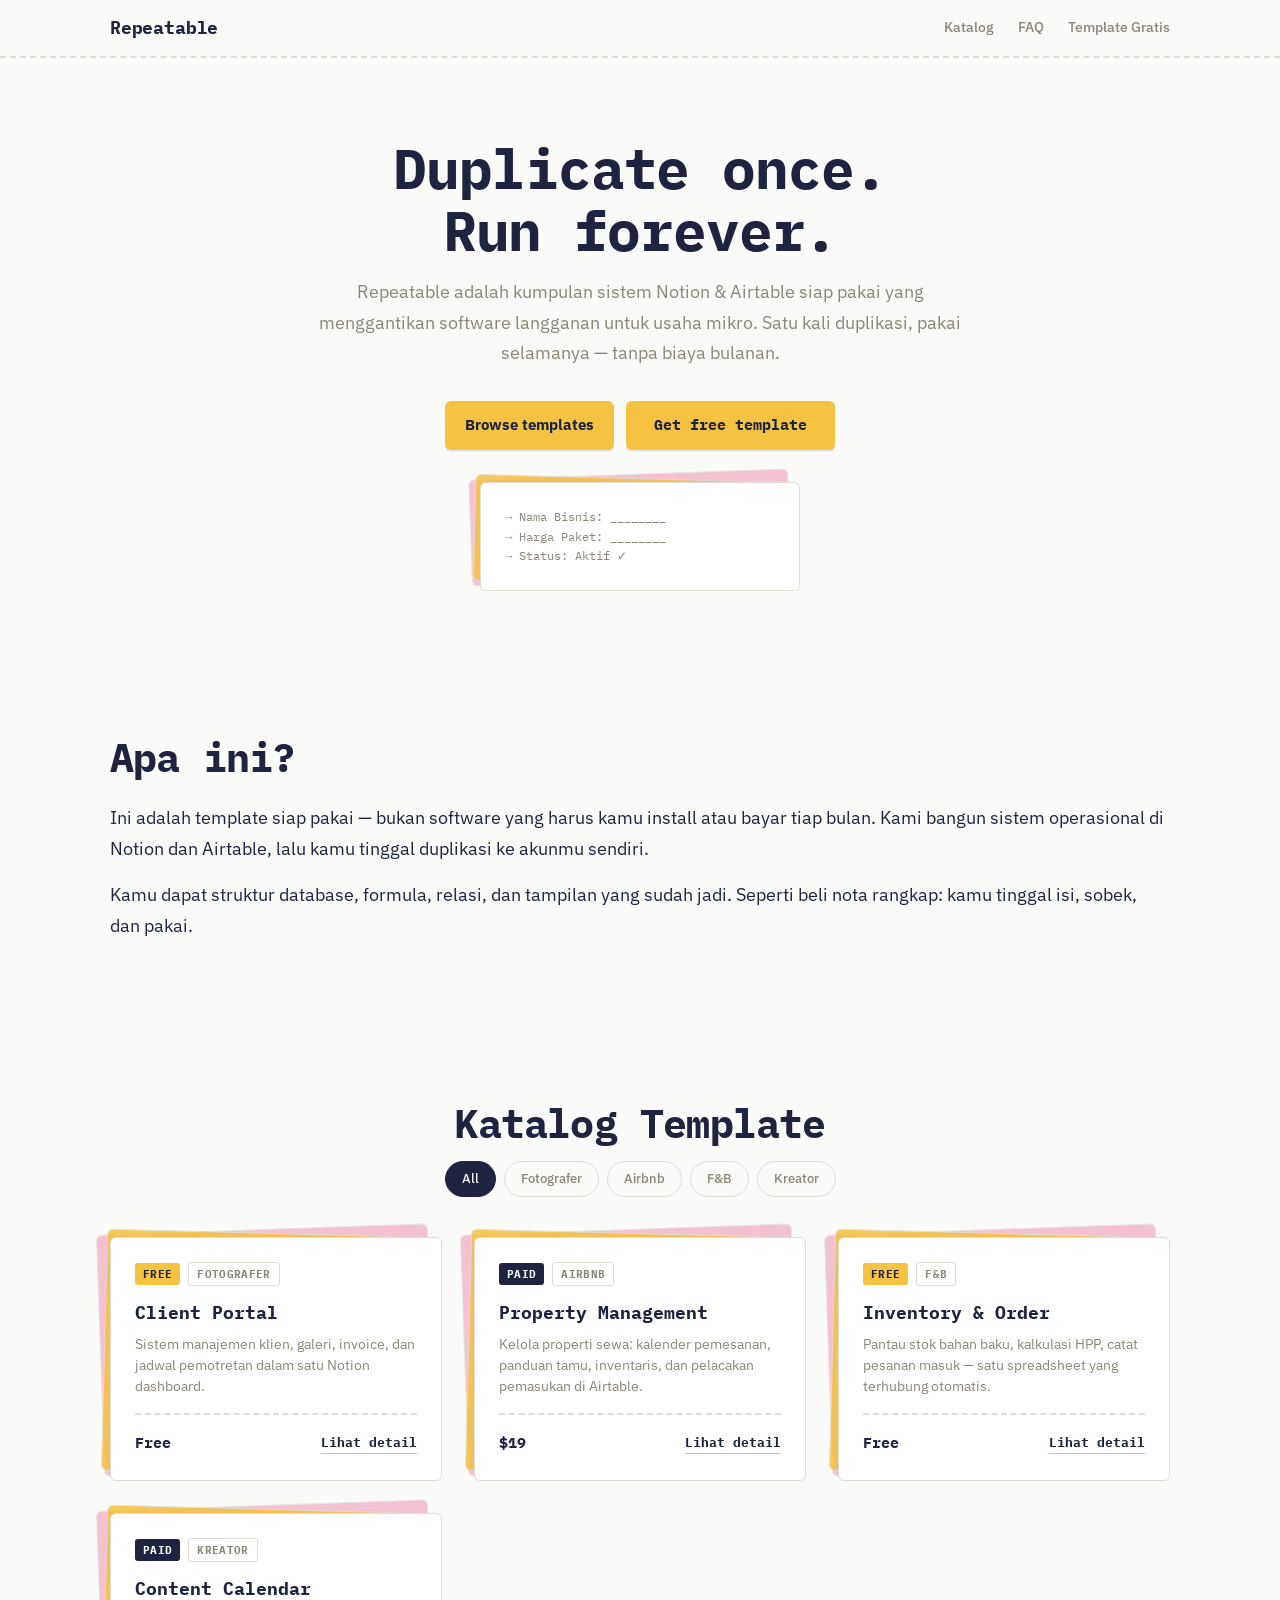
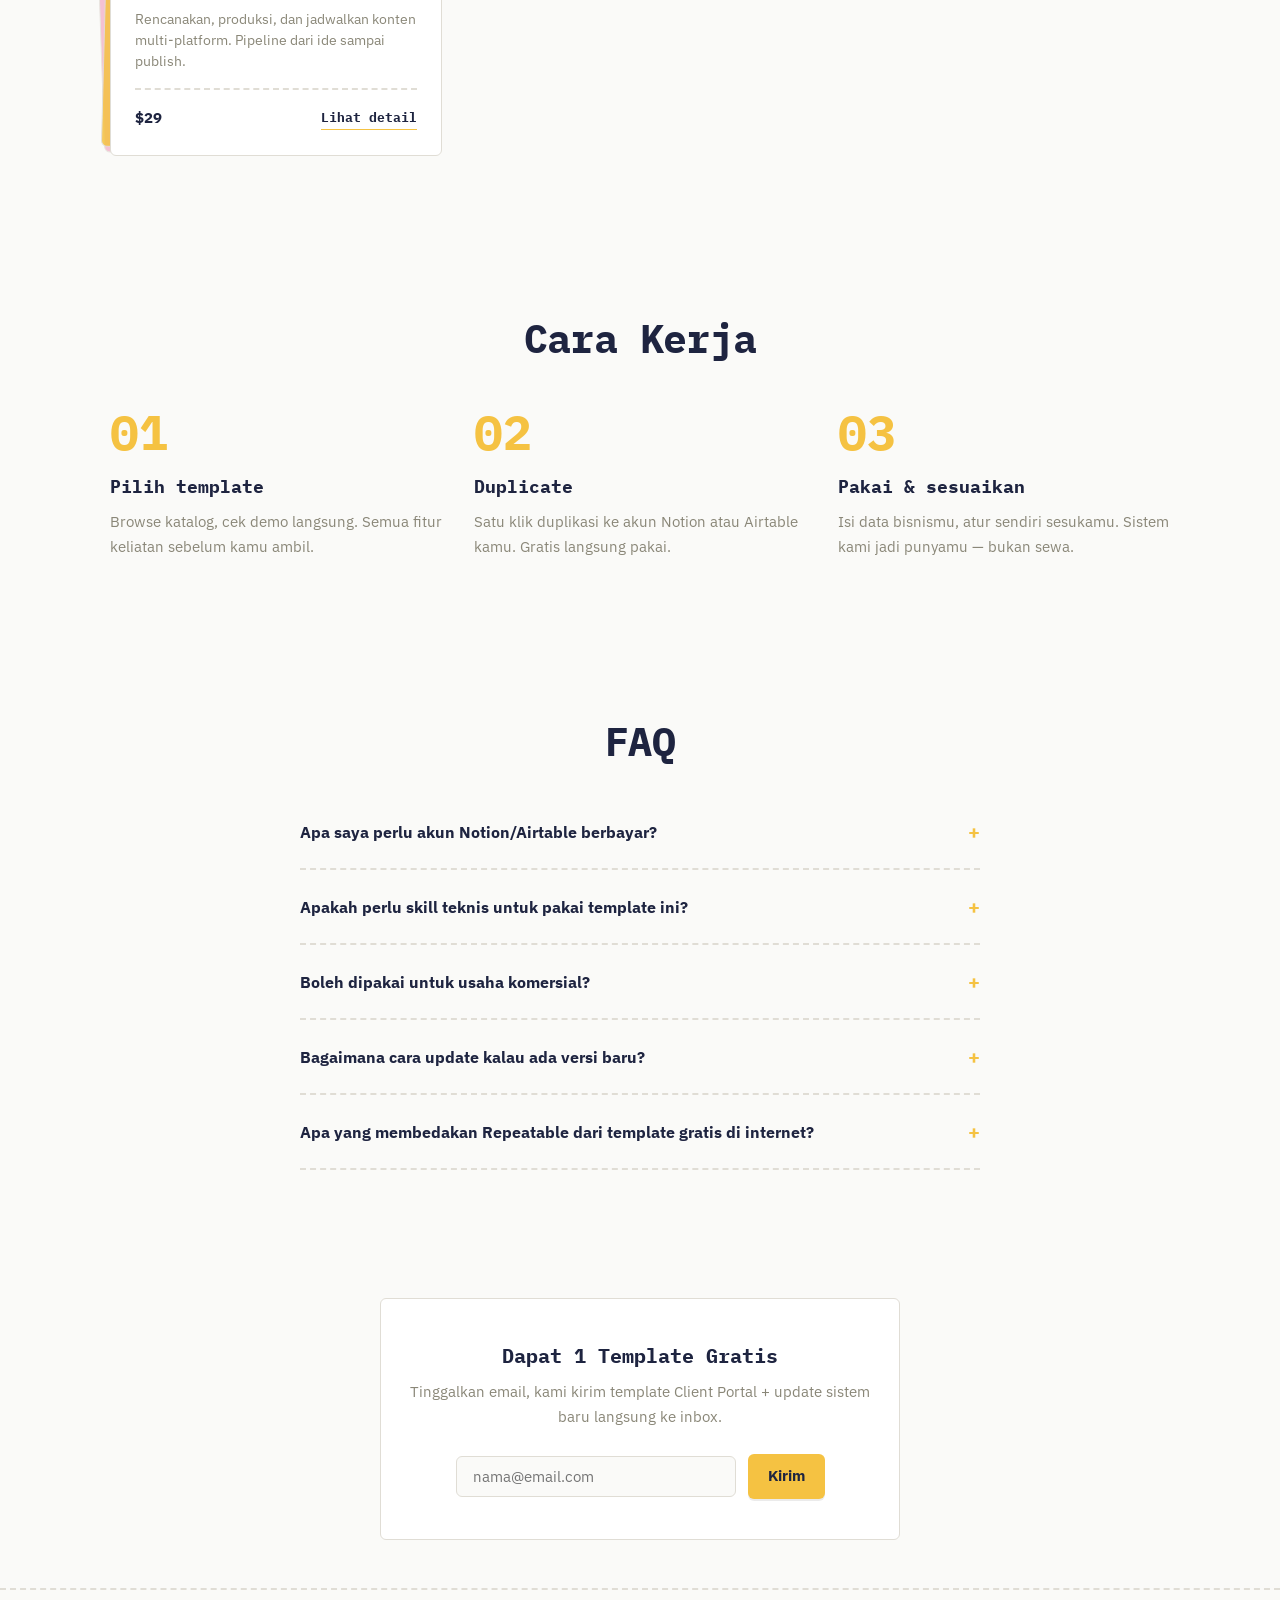
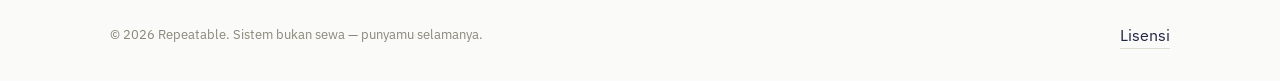
<file: index.html>
<!DOCTYPE html>
<html lang="id">
<head>
  <meta charset="UTF-8">
  <meta name="viewport" content="width=device-width, initial-scale=1.0">
  <meta name="description" content="Kumpulan sistem Notion &amp; Airtable siap pakai yang menggantikan software langganan untuk usaha mikro. Satu kali duplikasi, pakai selamanya.">
  <title>Repeatable &mdash; Sistem Notion &amp; Airtable Siap Pakai untuk Usaha Mikro</title>
  <link rel="icon" href="assets/img/favicon.svg" type="image/svg+xml">
  <link rel="stylesheet" href="assets/css/style.css">
  <script defer src="assets/js/main.js"></script>
  <script type="application/ld+json">
  {
    "@context": "https://schema.org",
    "@type": "Organization",
    "name": "Repeatable",
    "url": "https://repeatable.co",
    "description": "Kumpulan sistem Notion & Airtable siap pakai yang menggantikan software langganan untuk usaha mikro."
  }
  </script>
  <script type="application/ld+json">
  {
    "@context": "https://schema.org",
    "@type": "FAQPage",
    "mainEntity": [
      {
        "@type": "Question",
        "name": "Apa saya perlu akun Notion/Airtable berbayar?",
        "acceptedAnswer": { "@type": "Answer", "text": "Tidak. Semua template kami bekerja dengan akun gratis Notion dan Airtable. Tidak ada biaya langganan tambahan dari kami maupun dari platform." }
      },
      {
        "@type": "Question",
        "name": "Apakah perlu skill teknis untuk pakai template ini?",
        "acceptedAnswer": { "@type": "Answer", "text": "Tidak. Template dirancang untuk langsung pakai &mdash; tidak perlu coding, tidak perlu setting rumit. Kalau kamu bisa isi spreadsheet, kamu bisa pakai sistem kami." }
      },
      {
        "@type": "Question",
        "name": "Boleh dipakai untuk usaha komersial?",
        "acceptedAnswer": { "@type": "Answer", "text": "Boleh. Semua template &mdash; baik yang gratis maupun yang kamu beli &mdash; boleh dipakai untuk keperluan bisnis tanpa batasan. Detail di halaman lisensi." }
      },
      {
        "@type": "Question",
        "name": "Bagaimana cara update kalau ada versi baru?",
        "acceptedAnswer": { "@type": "Answer", "text": "Kamu akan dapat notifikasi via email setiap ada pembaruan template. Upgrade opsional &mdash; sistem lama tetap berfungsi tanpa update." }
      },
      {
        "@type": "Question",
        "name": "Apa yang membedakan Repeatable dari template gratis di internet?",
        "acceptedAnswer": { "@type": "Answer", "text": "Template kami adalah sistem end-to-end &mdash; bukan cuma satu tabel. Setiap produk punya relasi antar database, formula otomatis, dan dokumentasi yang tidak kamu dapatkan di template gratisan." }
      }
    ]
  }
  </script>
</head>
<body>

<header class="site-header">
  <div class="container">
    <a href="/" class="brand">Repeatable</a>
    <nav class="nav-links">
      <a href="#katalog">Katalog</a>
      <a href="#faq">FAQ</a>
      <a href="#free-template">Template Gratis</a>
    </nav>
  </div>
</header>

<main>
  <section class="hero">
    <div class="container">
      <h1 class="display display-lg tagline">Duplicate once.<br>Run forever.</h1>
      <p class="definition-lead">Repeatable adalah kumpulan sistem Notion &amp; Airtable siap pakai yang menggantikan software langganan untuk usaha mikro. Satu kali duplikasi, pakai selamanya &mdash; tanpa biaya bulanan.</p>
      <div class="cta-row">
        <a href="#katalog" class="btn btn-primary">Browse templates</a>
        <a href="#free-template" class="btn btn-sobek">Get free template</a>
      </div>
      <div class="note-card hero-card">
        <div class="note-card-inner">
          <div class="hero-card-fill">&rarr; Nama Bisnis: ________<br>&rarr; Harga Paket: ________<br>&rarr; Status: Aktif &#10003;</div>
        </div>
      </div>
    </div>
  </section>

  <section class="section">
    <div class="container">
      <h2 class="display display-md mb-3">Apa ini?</h2>
      <p class="body-lg">Ini adalah template siap pakai &mdash; bukan software yang harus kamu install atau bayar tiap bulan. Kami bangun sistem operasional di Notion dan Airtable, lalu kamu tinggal duplikasi ke akunmu sendiri.</p>
      <p class="body-lg mt-2">Kamu dapat struktur database, formula, relasi, dan tampilan yang sudah jadi. Seperti beli nota rangkap: kamu tinggal isi, sobek, dan pakai.</p>
    </div>
  </section>

  <section class="section" id="katalog">
    <div class="container">
      <h2 class="display display-md text-center mb-2">Katalog Template</h2>

      <div class="filter-bar">
        <button type="button" class="filter-tag active">All</button>
        <button type="button" class="filter-tag">Fotografer</button>
        <button type="button" class="filter-tag">Airbnb</button>
        <button type="button" class="filter-tag">F&amp;B</button>
        <button type="button" class="filter-tag">Kreator</button>
      </div>

      <div class="catalog-grid">
        <div class="note-card" data-niche="Fotografer">
          <div class="note-card-inner">
            <div class="note-card-meta">
              <span class="badge badge-free">Free</span>
              <span class="badge badge-tag">Fotografer</span>
            </div>
            <h3 class="note-card-title">Client Portal</h3>
            <p class="note-card-desc">Sistem manajemen klien, galeri, invoice, dan jadwal pemotretan dalam satu Notion dashboard.</p>
            <div class="note-card-footer">
              <span class="note-card-price">Free</span>
              <a href="/t/photographer-client-portal.html" class="note-card-link">Lihat detail</a>
            </div>
          </div>
        </div>

        <div class="note-card" data-niche="Airbnb">
          <div class="note-card-inner">
            <div class="note-card-meta">
              <span class="badge badge-paid">Paid</span>
              <span class="badge badge-tag">Airbnb</span>
            </div>
            <h3 class="note-card-title">Property Management</h3>
            <p class="note-card-desc">Kelola properti sewa: kalender pemesanan, panduan tamu, inventaris, dan pelacakan pemasukan di Airtable.</p>
            <div class="note-card-footer">
              <span class="note-card-price">$19</span>
              <a href="/t/airbnb-property-management.html" class="note-card-link">Lihat detail</a>
            </div>
          </div>
        </div>

        <div class="note-card" data-niche="F&amp;B">
          <div class="note-card-inner">
            <div class="note-card-meta">
              <span class="badge badge-free">Free</span>
              <span class="badge badge-tag">F&amp;B</span>
            </div>
            <h3 class="note-card-title">Inventory &amp; Order</h3>
            <p class="note-card-desc">Pantau stok bahan baku, kalkulasi HPP, catat pesanan masuk &mdash; satu spreadsheet yang terhubung otomatis.</p>
            <div class="note-card-footer">
              <span class="note-card-price">Free</span>
              <a href="/t/fnb-inventory-order.html" class="note-card-link">Lihat detail</a>
            </div>
          </div>
        </div>

        <div class="note-card" data-niche="Kreator">
          <div class="note-card-inner">
            <div class="note-card-meta">
              <span class="badge badge-paid">Paid</span>
              <span class="badge badge-tag">Kreator</span>
            </div>
            <h3 class="note-card-title">Content Calendar</h3>
            <p class="note-card-desc">Rencanakan, produksi, dan jadwalkan konten multi-platform. Pipeline dari ide sampai publish.</p>
            <div class="note-card-footer">
              <span class="note-card-price">$29</span>
              <a href="/t/creator-content-calendar.html" class="note-card-link">Lihat detail</a>
            </div>
          </div>
        </div>
      </div>
    </div>
  </section>

  <section class="section">
    <div class="container">
      <h2 class="display display-md text-center mb-4">Cara Kerja</h2>
      <div class="steps">
        <div class="step">
          <h3 class="step-title">Pilih template</h3>
          <p class="step-desc">Browse katalog, cek demo langsung. Semua fitur keliatan sebelum kamu ambil.</p>
        </div>
        <div class="step">
          <h3 class="step-title">Duplicate</h3>
          <p class="step-desc">Satu klik duplikasi ke akun Notion atau Airtable kamu. Gratis langsung pakai.</p>
        </div>
        <div class="step">
          <h3 class="step-title">Pakai &amp; sesuaikan</h3>
          <p class="step-desc">Isi data bisnismu, atur sendiri sesukamu. Sistem kami jadi punyamu &mdash; bukan sewa.</p>
        </div>
      </div>
    </div>
  </section>

  <section class="section" id="faq">
    <div class="container">
      <h2 class="display display-md text-center mb-4">FAQ</h2>
      <div class="faq-list">
        <div class="faq-item">
          <button type="button" class="faq-question">
            <span>Apa saya perlu akun Notion/Airtable berbayar?</span>
            <span class="faq-icon">+</span>
          </button>
          <div class="faq-answer">
            <p>Tidak. Semua template kami bekerja dengan akun gratis Notion dan Airtable. Tidak ada biaya langganan tambahan dari kami maupun dari platform.</p>
          </div>
        </div>
        <div class="faq-item">
          <button type="button" class="faq-question">
            <span>Apakah perlu skill teknis untuk pakai template ini?</span>
            <span class="faq-icon">+</span>
          </button>
          <div class="faq-answer">
            <p>Tidak. Template dirancang untuk langsung pakai &mdash; tidak perlu coding, tidak perlu setting rumit. Kalau kamu bisa isi spreadsheet, kamu bisa pakai sistem kami.</p>
          </div>
        </div>
        <div class="faq-item">
          <button type="button" class="faq-question">
            <span>Boleh dipakai untuk usaha komersial?</span>
            <span class="faq-icon">+</span>
          </button>
          <div class="faq-answer">
            <p>Boleh. Semua template &mdash; baik yang gratis maupun yang kamu beli &mdash; boleh dipakai untuk keperluan bisnis tanpa batasan. Detail di halaman lisensi.</p>
          </div>
        </div>
        <div class="faq-item">
          <button type="button" class="faq-question">
            <span>Bagaimana cara update kalau ada versi baru?</span>
            <span class="faq-icon">+</span>
          </button>
          <div class="faq-answer">
            <p>Kamu akan dapat notifikasi via email setiap ada pembaruan template. Upgrade opsional &mdash; sistem lama tetap berfungsi tanpa update.</p>
          </div>
        </div>
        <div class="faq-item">
          <button type="button" class="faq-question">
            <span>Apa yang membedakan Repeatable dari template gratis di internet?</span>
            <span class="faq-icon">+</span>
          </button>
          <div class="faq-answer">
            <p>Template kami adalah sistem end-to-end &mdash; bukan cuma satu tabel. Setiap produk punya relasi antar database, formula otomatis, dan dokumentasi yang tidak kamu dapatkan di template gratisan.</p>
          </div>
        </div>
      </div>
    </div>
  </section>

  <section class="section-sm" id="free-template">
    <div class="container">
      <div class="email-capture">
        <h3>Dapat 1 Template Gratis</h3>
        <p>Tinggalkan email, kami kirim template Client Portal + update sistem baru langsung ke inbox.</p>
        <form class="email-capture-form" action="#" method="post">
          <input type="email" name="email" placeholder="nama@email.com" required>
          <button type="submit" class="btn btn-primary">Kirim</button>
        </form>
      </div>
    </div>
  </section>
</main>

<footer class="site-footer">
  <div class="container">
    <p>&copy; 2026 Repeatable. Sistem bukan sewa &mdash; punyamu selamanya.</p>
    <a href="/license.html">Lisensi</a>
  </div>
</footer>

</body>
</html>
</file>
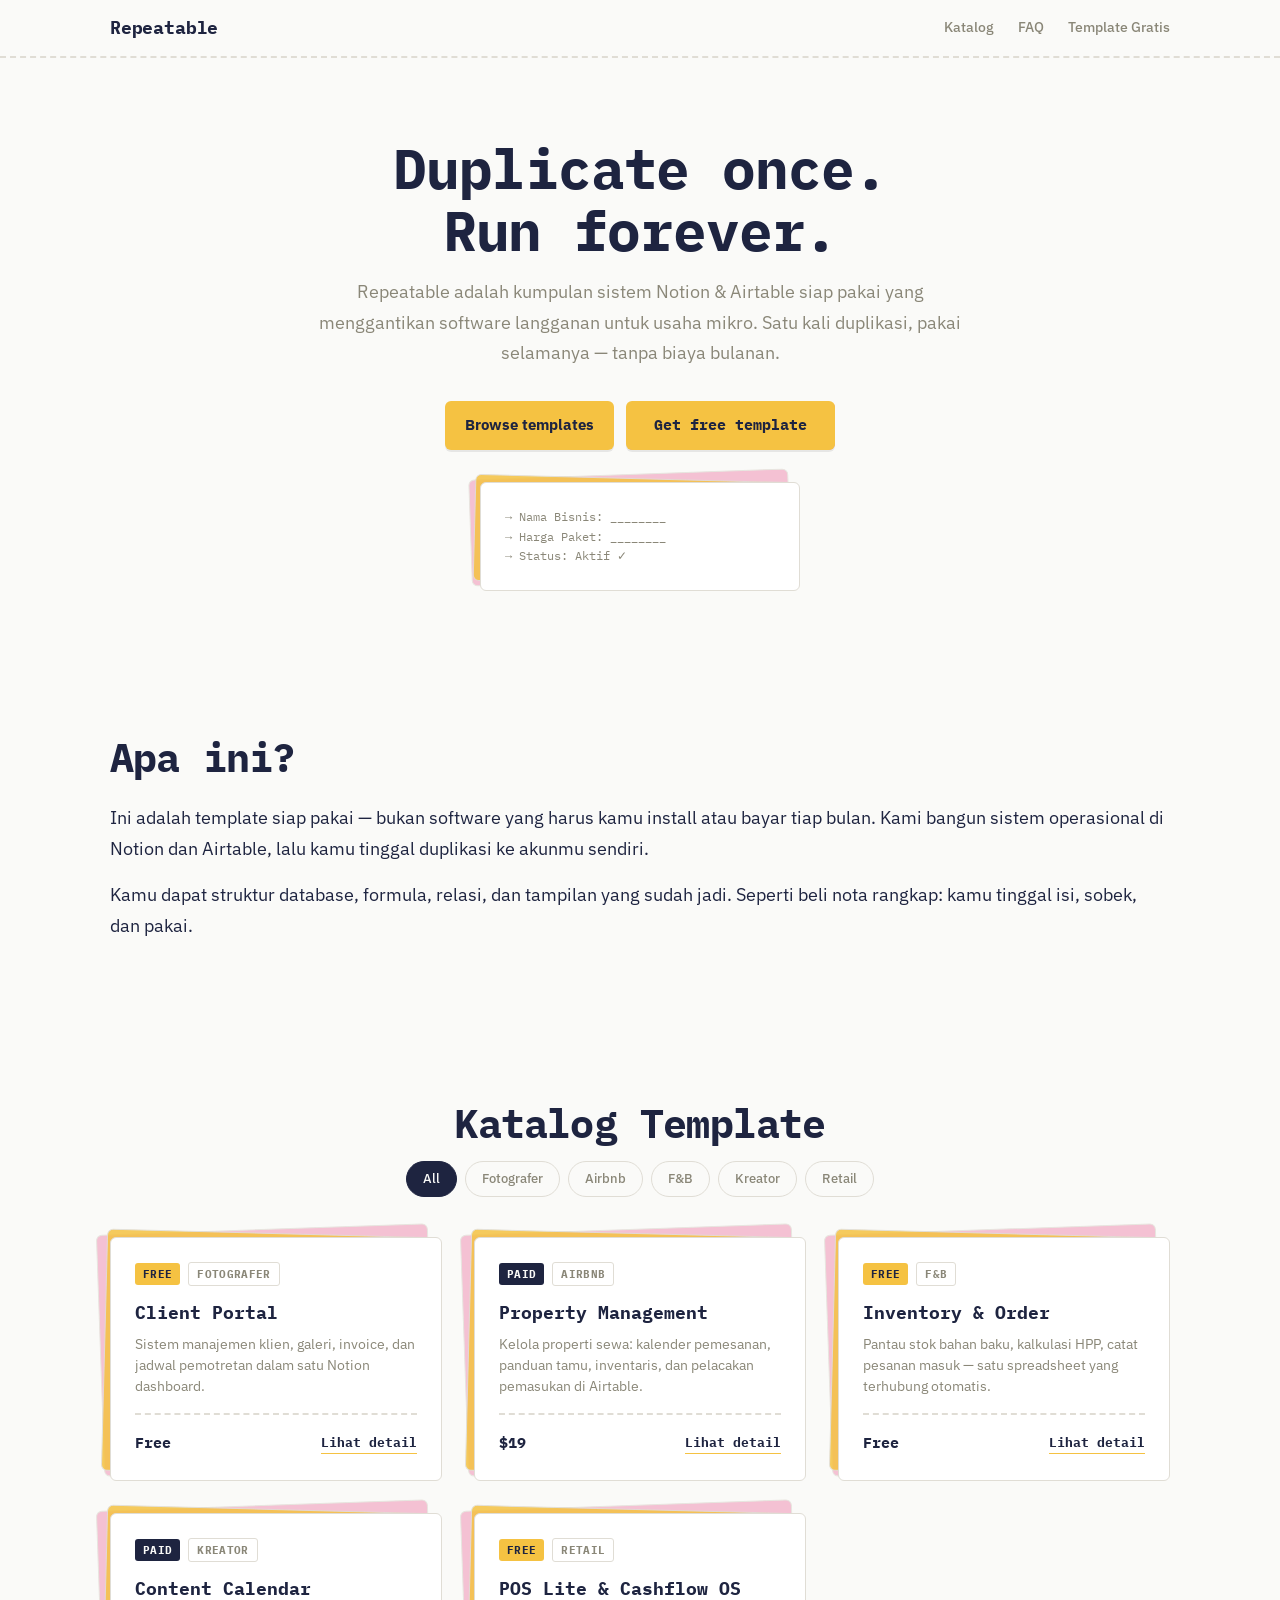
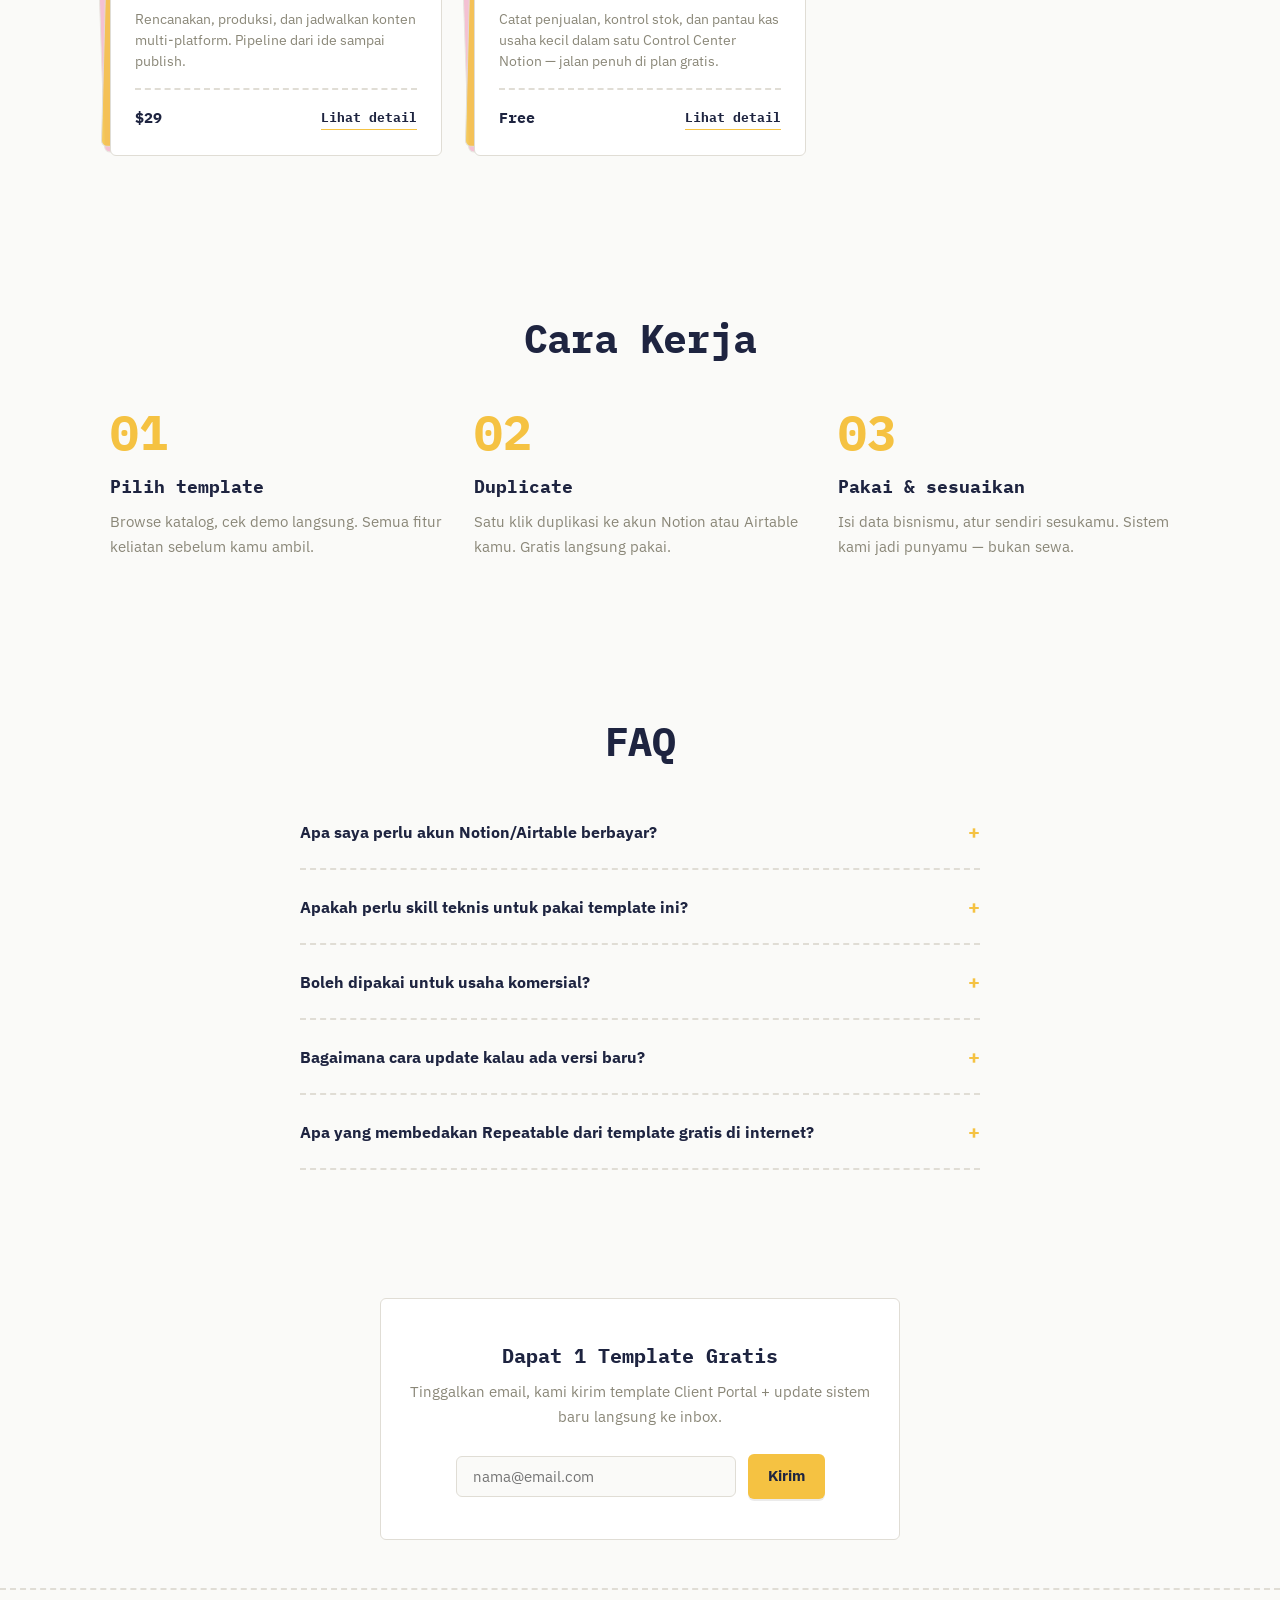
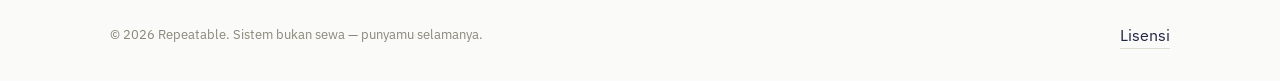
<file: repeatable/index.html>
<!DOCTYPE html>
<html lang="id">
<head>
  <meta charset="UTF-8">
  <meta name="viewport" content="width=device-width, initial-scale=1.0">
  <meta name="description" content="Kumpulan sistem Notion &amp; Airtable siap pakai yang menggantikan software langganan untuk usaha mikro. Satu kali duplikasi, pakai selamanya.">
  <title>Repeatable &mdash; Sistem Notion &amp; Airtable Siap Pakai untuk Usaha Mikro</title>
  <link rel="icon" href="assets/img/favicon.svg" type="image/svg+xml">
  <link rel="stylesheet" href="assets/css/style.css">
  <script defer src="assets/js/main.js"></script>
  <script type="application/ld+json">
  {
    "@context": "https://schema.org",
    "@type": "Organization",
    "name": "Repeatable",
    "url": "https://repeatable.co",
    "description": "Kumpulan sistem Notion & Airtable siap pakai yang menggantikan software langganan untuk usaha mikro."
  }
  </script>
  <script type="application/ld+json">
  {
    "@context": "https://schema.org",
    "@type": "FAQPage",
    "mainEntity": [
      {
        "@type": "Question",
        "name": "Apa saya perlu akun Notion/Airtable berbayar?",
        "acceptedAnswer": { "@type": "Answer", "text": "Tidak. Semua template kami bekerja dengan akun gratis Notion dan Airtable. Tidak ada biaya langganan tambahan dari kami maupun dari platform." }
      },
      {
        "@type": "Question",
        "name": "Apakah perlu skill teknis untuk pakai template ini?",
        "acceptedAnswer": { "@type": "Answer", "text": "Tidak. Template dirancang untuk langsung pakai &mdash; tidak perlu coding, tidak perlu setting rumit. Kalau kamu bisa isi spreadsheet, kamu bisa pakai sistem kami." }
      },
      {
        "@type": "Question",
        "name": "Boleh dipakai untuk usaha komersial?",
        "acceptedAnswer": { "@type": "Answer", "text": "Boleh. Semua template &mdash; baik yang gratis maupun yang kamu beli &mdash; boleh dipakai untuk keperluan bisnis tanpa batasan. Detail di halaman lisensi." }
      },
      {
        "@type": "Question",
        "name": "Bagaimana cara update kalau ada versi baru?",
        "acceptedAnswer": { "@type": "Answer", "text": "Kamu akan dapat notifikasi via email setiap ada pembaruan template. Upgrade opsional &mdash; sistem lama tetap berfungsi tanpa update." }
      },
      {
        "@type": "Question",
        "name": "Apa yang membedakan Repeatable dari template gratis di internet?",
        "acceptedAnswer": { "@type": "Answer", "text": "Template kami adalah sistem end-to-end &mdash; bukan cuma satu tabel. Setiap produk punya relasi antar database, formula otomatis, dan dokumentasi yang tidak kamu dapatkan di template gratisan." }
      }
    ]
  }
  </script>
</head>
<body>

<header class="site-header">
  <div class="container">
    <a href="/" class="brand">Repeatable</a>
    <nav class="nav-links">
      <a href="#katalog">Katalog</a>
      <a href="#faq">FAQ</a>
      <a href="#free-template">Template Gratis</a>
    </nav>
  </div>
</header>

<main>
  <section class="hero">
    <div class="container">
      <h1 class="display display-lg tagline">Duplicate once.<br>Run forever.</h1>
      <p class="definition-lead">Repeatable adalah kumpulan sistem Notion &amp; Airtable siap pakai yang menggantikan software langganan untuk usaha mikro. Satu kali duplikasi, pakai selamanya &mdash; tanpa biaya bulanan.</p>
      <div class="cta-row">
        <a href="#katalog" class="btn btn-primary">Browse templates</a>
        <a href="#free-template" class="btn btn-sobek">Get free template</a>
      </div>
      <div class="note-card hero-card">
        <div class="note-card-inner">
          <div class="hero-card-fill">&rarr; Nama Bisnis: ________<br>&rarr; Harga Paket: ________<br>&rarr; Status: Aktif &#10003;</div>
        </div>
      </div>
    </div>
  </section>

  <section class="section">
    <div class="container">
      <h2 class="display display-md mb-3">Apa ini?</h2>
      <p class="body-lg">Ini adalah template siap pakai &mdash; bukan software yang harus kamu install atau bayar tiap bulan. Kami bangun sistem operasional di Notion dan Airtable, lalu kamu tinggal duplikasi ke akunmu sendiri.</p>
      <p class="body-lg mt-2">Kamu dapat struktur database, formula, relasi, dan tampilan yang sudah jadi. Seperti beli nota rangkap: kamu tinggal isi, sobek, dan pakai.</p>
    </div>
  </section>

  <section class="section" id="katalog">
    <div class="container">
      <h2 class="display display-md text-center mb-2">Katalog Template</h2>

      <div class="filter-bar">
        <button type="button" class="filter-tag active">All</button>
        <button type="button" class="filter-tag">Fotografer</button>
        <button type="button" class="filter-tag">Airbnb</button>
        <button type="button" class="filter-tag">F&amp;B</button>
        <button type="button" class="filter-tag">Kreator</button>
        <button type="button" class="filter-tag">Retail</button>
      </div>

      <div class="catalog-grid">
        <div class="note-card" data-niche="Fotografer">
          <div class="note-card-inner">
            <div class="note-card-meta">
              <span class="badge badge-free">Free</span>
              <span class="badge badge-tag">Fotografer</span>
            </div>
            <h3 class="note-card-title">Client Portal</h3>
            <p class="note-card-desc">Sistem manajemen klien, galeri, invoice, dan jadwal pemotretan dalam satu Notion dashboard.</p>
            <div class="note-card-footer">
              <span class="note-card-price">Free</span>
              <a href="/t/photographer-client-portal.html" class="note-card-link">Lihat detail</a>
            </div>
          </div>
        </div>

        <div class="note-card" data-niche="Airbnb">
          <div class="note-card-inner">
            <div class="note-card-meta">
              <span class="badge badge-paid">Paid</span>
              <span class="badge badge-tag">Airbnb</span>
            </div>
            <h3 class="note-card-title">Property Management</h3>
            <p class="note-card-desc">Kelola properti sewa: kalender pemesanan, panduan tamu, inventaris, dan pelacakan pemasukan di Airtable.</p>
            <div class="note-card-footer">
              <span class="note-card-price">$19</span>
              <a href="/t/airbnb-property-management.html" class="note-card-link">Lihat detail</a>
            </div>
          </div>
        </div>

        <div class="note-card" data-niche="F&amp;B">
          <div class="note-card-inner">
            <div class="note-card-meta">
              <span class="badge badge-free">Free</span>
              <span class="badge badge-tag">F&amp;B</span>
            </div>
            <h3 class="note-card-title">Inventory &amp; Order</h3>
            <p class="note-card-desc">Pantau stok bahan baku, kalkulasi HPP, catat pesanan masuk &mdash; satu spreadsheet yang terhubung otomatis.</p>
            <div class="note-card-footer">
              <span class="note-card-price">Free</span>
              <a href="/t/fnb-inventory-order.html" class="note-card-link">Lihat detail</a>
            </div>
          </div>
        </div>

        <div class="note-card" data-niche="Kreator">
          <div class="note-card-inner">
            <div class="note-card-meta">
              <span class="badge badge-paid">Paid</span>
              <span class="badge badge-tag">Kreator</span>
            </div>
            <h3 class="note-card-title">Content Calendar</h3>
            <p class="note-card-desc">Rencanakan, produksi, dan jadwalkan konten multi-platform. Pipeline dari ide sampai publish.</p>
            <div class="note-card-footer">
              <span class="note-card-price">$29</span>
              <a href="/t/creator-content-calendar.html" class="note-card-link">Lihat detail</a>
            </div>
          </div>
        </div>

        <div class="note-card" data-niche="Retail">
          <div class="note-card-inner">
            <div class="note-card-meta">
              <span class="badge badge-free">Free</span>
              <span class="badge badge-tag">Retail</span>
            </div>
            <h3 class="note-card-title">POS Lite &amp; Cashflow OS</h3>
            <p class="note-card-desc">Catat penjualan, kontrol stok, dan pantau kas usaha kecil dalam satu Control Center Notion &mdash; jalan penuh di plan gratis.</p>
            <div class="note-card-footer">
              <span class="note-card-price">Free</span>
              <a href="/t/pos-lite-cashflow-os.html" class="note-card-link">Lihat detail</a>
            </div>
          </div>
        </div>
      </div>
    </div>
  </section>

  <section class="section">
    <div class="container">
      <h2 class="display display-md text-center mb-4">Cara Kerja</h2>
      <div class="steps">
        <div class="step">
          <h3 class="step-title">Pilih template</h3>
          <p class="step-desc">Browse katalog, cek demo langsung. Semua fitur keliatan sebelum kamu ambil.</p>
        </div>
        <div class="step">
          <h3 class="step-title">Duplicate</h3>
          <p class="step-desc">Satu klik duplikasi ke akun Notion atau Airtable kamu. Gratis langsung pakai.</p>
        </div>
        <div class="step">
          <h3 class="step-title">Pakai &amp; sesuaikan</h3>
          <p class="step-desc">Isi data bisnismu, atur sendiri sesukamu. Sistem kami jadi punyamu &mdash; bukan sewa.</p>
        </div>
      </div>
    </div>
  </section>

  <section class="section" id="faq">
    <div class="container">
      <h2 class="display display-md text-center mb-4">FAQ</h2>
      <div class="faq-list">
        <div class="faq-item">
          <button type="button" class="faq-question">
            <span>Apa saya perlu akun Notion/Airtable berbayar?</span>
            <span class="faq-icon">+</span>
          </button>
          <div class="faq-answer">
            <p>Tidak. Semua template kami bekerja dengan akun gratis Notion dan Airtable. Tidak ada biaya langganan tambahan dari kami maupun dari platform.</p>
          </div>
        </div>
        <div class="faq-item">
          <button type="button" class="faq-question">
            <span>Apakah perlu skill teknis untuk pakai template ini?</span>
            <span class="faq-icon">+</span>
          </button>
          <div class="faq-answer">
            <p>Tidak. Template dirancang untuk langsung pakai &mdash; tidak perlu coding, tidak perlu setting rumit. Kalau kamu bisa isi spreadsheet, kamu bisa pakai sistem kami.</p>
          </div>
        </div>
        <div class="faq-item">
          <button type="button" class="faq-question">
            <span>Boleh dipakai untuk usaha komersial?</span>
            <span class="faq-icon">+</span>
          </button>
          <div class="faq-answer">
            <p>Boleh. Semua template &mdash; baik yang gratis maupun yang kamu beli &mdash; boleh dipakai untuk keperluan bisnis tanpa batasan. Detail di halaman lisensi.</p>
          </div>
        </div>
        <div class="faq-item">
          <button type="button" class="faq-question">
            <span>Bagaimana cara update kalau ada versi baru?</span>
            <span class="faq-icon">+</span>
          </button>
          <div class="faq-answer">
            <p>Kamu akan dapat notifikasi via email setiap ada pembaruan template. Upgrade opsional &mdash; sistem lama tetap berfungsi tanpa update.</p>
          </div>
        </div>
        <div class="faq-item">
          <button type="button" class="faq-question">
            <span>Apa yang membedakan Repeatable dari template gratis di internet?</span>
            <span class="faq-icon">+</span>
          </button>
          <div class="faq-answer">
            <p>Template kami adalah sistem end-to-end &mdash; bukan cuma satu tabel. Setiap produk punya relasi antar database, formula otomatis, dan dokumentasi yang tidak kamu dapatkan di template gratisan.</p>
          </div>
        </div>
      </div>
    </div>
  </section>

  <section class="section-sm" id="free-template">
    <div class="container">
      <div class="email-capture">
        <h3>Dapat 1 Template Gratis</h3>
        <p>Tinggalkan email, kami kirim template Client Portal + update sistem baru langsung ke inbox.</p>
        <form class="email-capture-form" action="#" method="post">
          <input type="email" name="email" placeholder="nama@email.com" required>
          <button type="submit" class="btn btn-primary">Kirim</button>
        </form>
      </div>
    </div>
  </section>
</main>

<footer class="site-footer">
  <div class="container">
    <p>&copy; 2026 Repeatable. Sistem bukan sewa &mdash; punyamu selamanya.</p>
    <a href="/license.html">Lisensi</a>
  </div>
</footer>

</body>
</html>
</file>
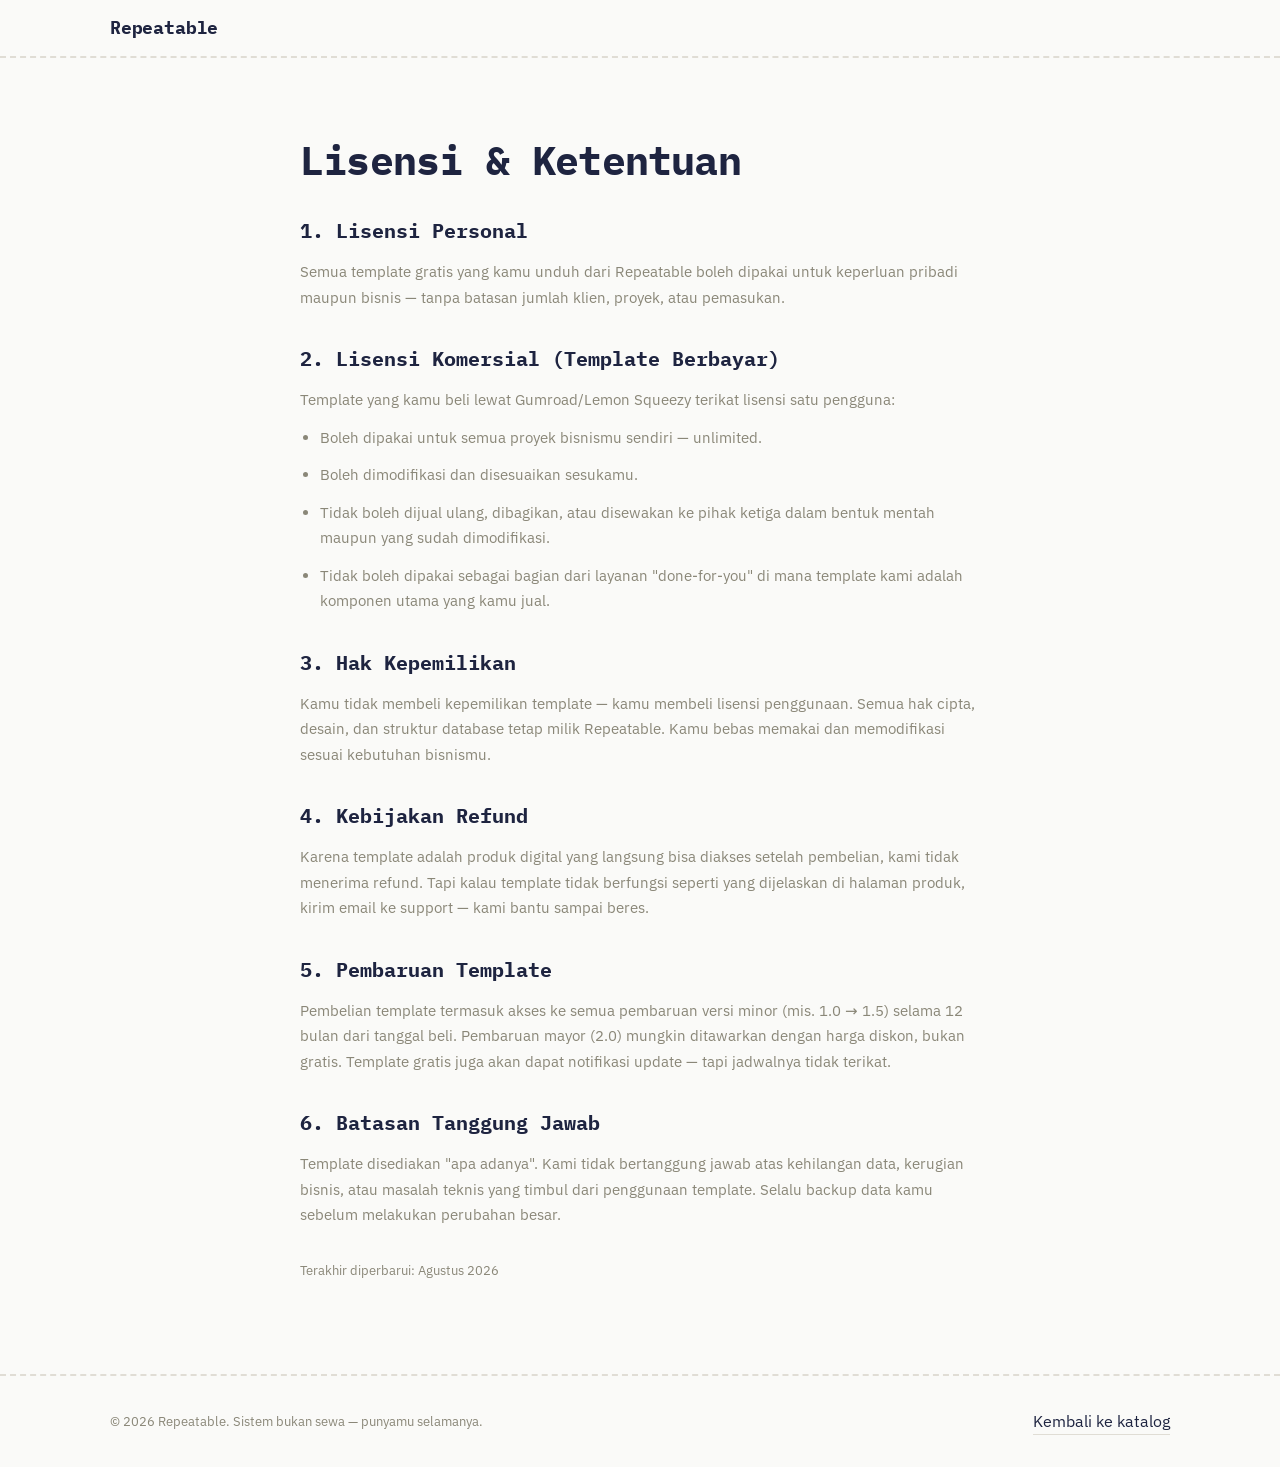
<file: license.html>
<!doctype html>
<html lang="id">
<head>
<meta charset="utf-8">
<meta name="viewport" content="width=device-width,initial-scale=1">
<title>Lisensi — Repeatable</title>
<meta name="description" content="Ketentuan penggunaan template Repeatable: lisensi personal, komersial, dan kebijakan refund.">
<link rel="stylesheet" href="assets/css/style.css">
<link rel="icon" href="assets/img/favicon.svg" type="image/svg+xml">
</head>
<body>

<header class="site-header">
  <div class="container">
    <a href="/" class="brand">Repeatable</a>
  </div>
</header>

<main>
  <section class="section">
    <div class="container">
      <div class="license-content">
        <h1 class="display display-md mb-4">Lisensi &amp; Ketentuan</h1>

        <h2>1. Lisensi Personal</h2>
        <p>Semua template gratis yang kamu unduh dari Repeatable boleh dipakai untuk keperluan pribadi maupun bisnis — tanpa batasan jumlah klien, proyek, atau pemasukan.</p>

        <h2>2. Lisensi Komersial (Template Berbayar)</h2>
        <p>Template yang kamu beli lewat Gumroad/Lemon Squeezy terikat lisensi satu pengguna:</p>
        <ul>
          <li>Boleh dipakai untuk semua proyek bisnismu sendiri — unlimited.</li>
          <li>Boleh dimodifikasi dan disesuaikan sesukamu.</li>
          <li>Tidak boleh dijual ulang, dibagikan, atau disewakan ke pihak ketiga dalam bentuk mentah maupun yang sudah dimodifikasi.</li>
          <li>Tidak boleh dipakai sebagai bagian dari layanan "done-for-you" di mana template kami adalah komponen utama yang kamu jual.</li>
        </ul>

        <h2>3. Hak Kepemilikan</h2>
        <p>Kamu tidak membeli kepemilikan template — kamu membeli lisensi penggunaan. Semua hak cipta, desain, dan struktur database tetap milik Repeatable. Kamu bebas memakai dan memodifikasi sesuai kebutuhan bisnismu.</p>

        <h2>4. Kebijakan Refund</h2>
        <p>Karena template adalah produk digital yang langsung bisa diakses setelah pembelian, kami tidak menerima refund. Tapi kalau template tidak berfungsi seperti yang dijelaskan di halaman produk, kirim email ke support — kami bantu sampai beres.</p>

        <h2>5. Pembaruan Template</h2>
        <p>Pembelian template termasuk akses ke semua pembaruan versi minor (mis. 1.0 → 1.5) selama 12 bulan dari tanggal beli. Pembaruan mayor (2.0) mungkin ditawarkan dengan harga diskon, bukan gratis. Template gratis juga akan dapat notifikasi update — tapi jadwalnya tidak terikat.</p>

        <h2>6. Batasan Tanggung Jawab</h2>
        <p>Template disediakan "apa adanya". Kami tidak bertanggung jawab atas kehilangan data, kerugian bisnis, atau masalah teknis yang timbul dari penggunaan template. Selalu backup data kamu sebelum melakukan perubahan besar.</p>

        <p class="mt-4 text-carbon" style="font-size:0.8125rem">Terakhir diperbarui: Agustus 2026</p>
      </div>
    </div>
  </section>
</main>

<footer class="site-footer">
  <div class="container">
    <p>&copy; 2026 Repeatable. Sistem bukan sewa — punyamu selamanya.</p>
    <a href="/">Kembali ke katalog</a>
  </div>
</footer>

</body>
</html>
</file>
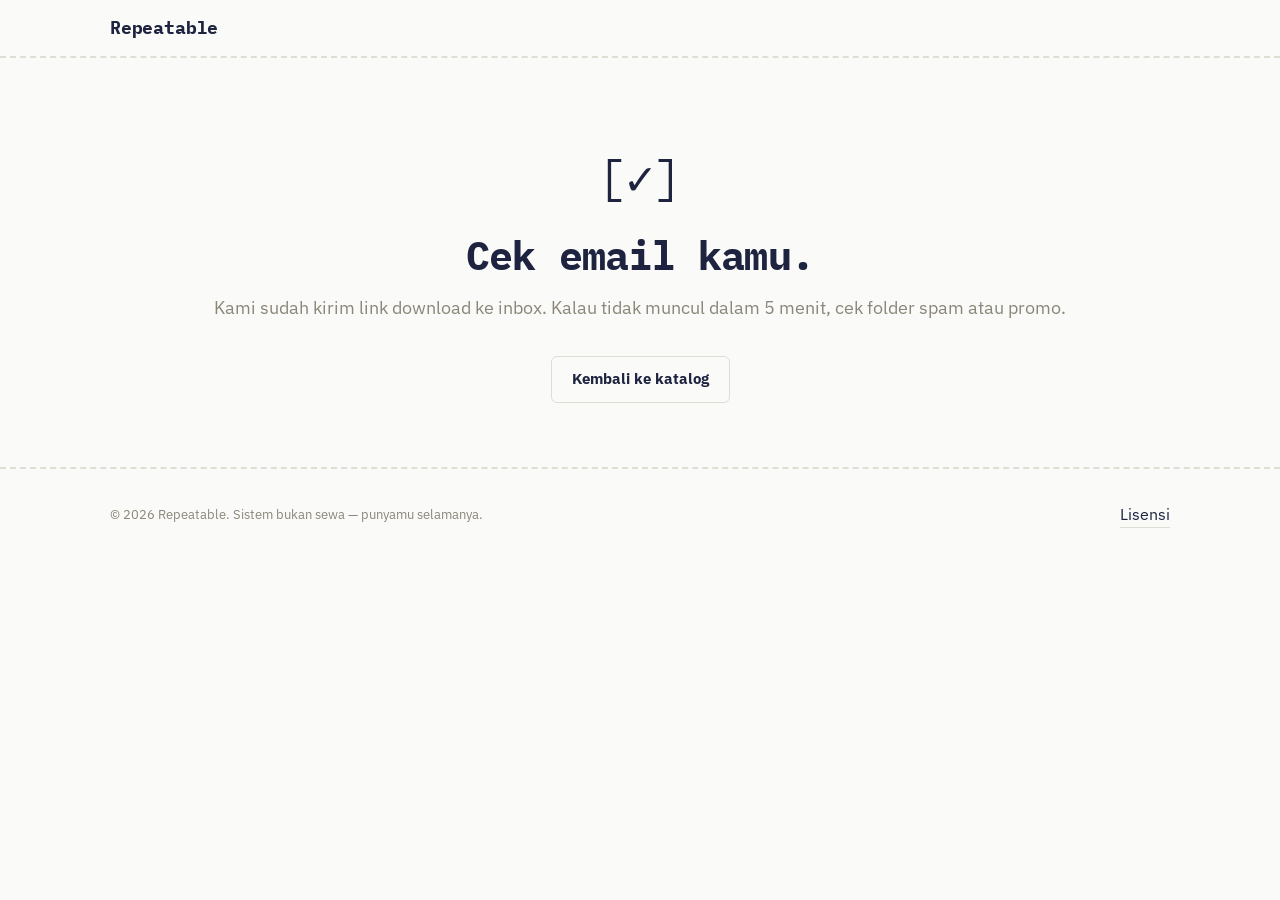
<file: thanks.html>
<!doctype html>
<html lang="id">
<head>
<meta charset="utf-8">
<meta name="viewport" content="width=device-width,initial-scale=1">
<title>Terima kasih — Repeatable</title>
<meta name="description" content="Konfirmasi unduhan template. Cek email kamu untuk link download.">
<link rel="stylesheet" href="assets/css/style.css">
<link rel="icon" href="assets/img/favicon.svg" type="image/svg+xml">
</head>
<body>

<header class="site-header">
  <div class="container">
    <a href="/" class="brand">Repeatable</a>
  </div>
</header>

<main>
  <section class="hero">
    <div class="container">
      <div class="thanks-icon">[✓]</div>
      <h1 class="display display-md mb-2">Cek email kamu.</h1>
      <p class="body-lg text-carbon">Kami sudah kirim link download ke inbox. Kalau tidak muncul dalam 5 menit, cek folder spam atau promo.</p>
      <div class="cta-row mt-3">
        <a href="/" class="btn btn-ghost">Kembali ke katalog</a>
      </div>
    </div>
  </section>
</main>

<footer class="site-footer">
  <div class="container">
    <p>&copy; 2026 Repeatable. Sistem bukan sewa — punyamu selamanya.</p>
    <a href="/license.html">Lisensi</a>
  </div>
</footer>

</body>
</html>
</file>
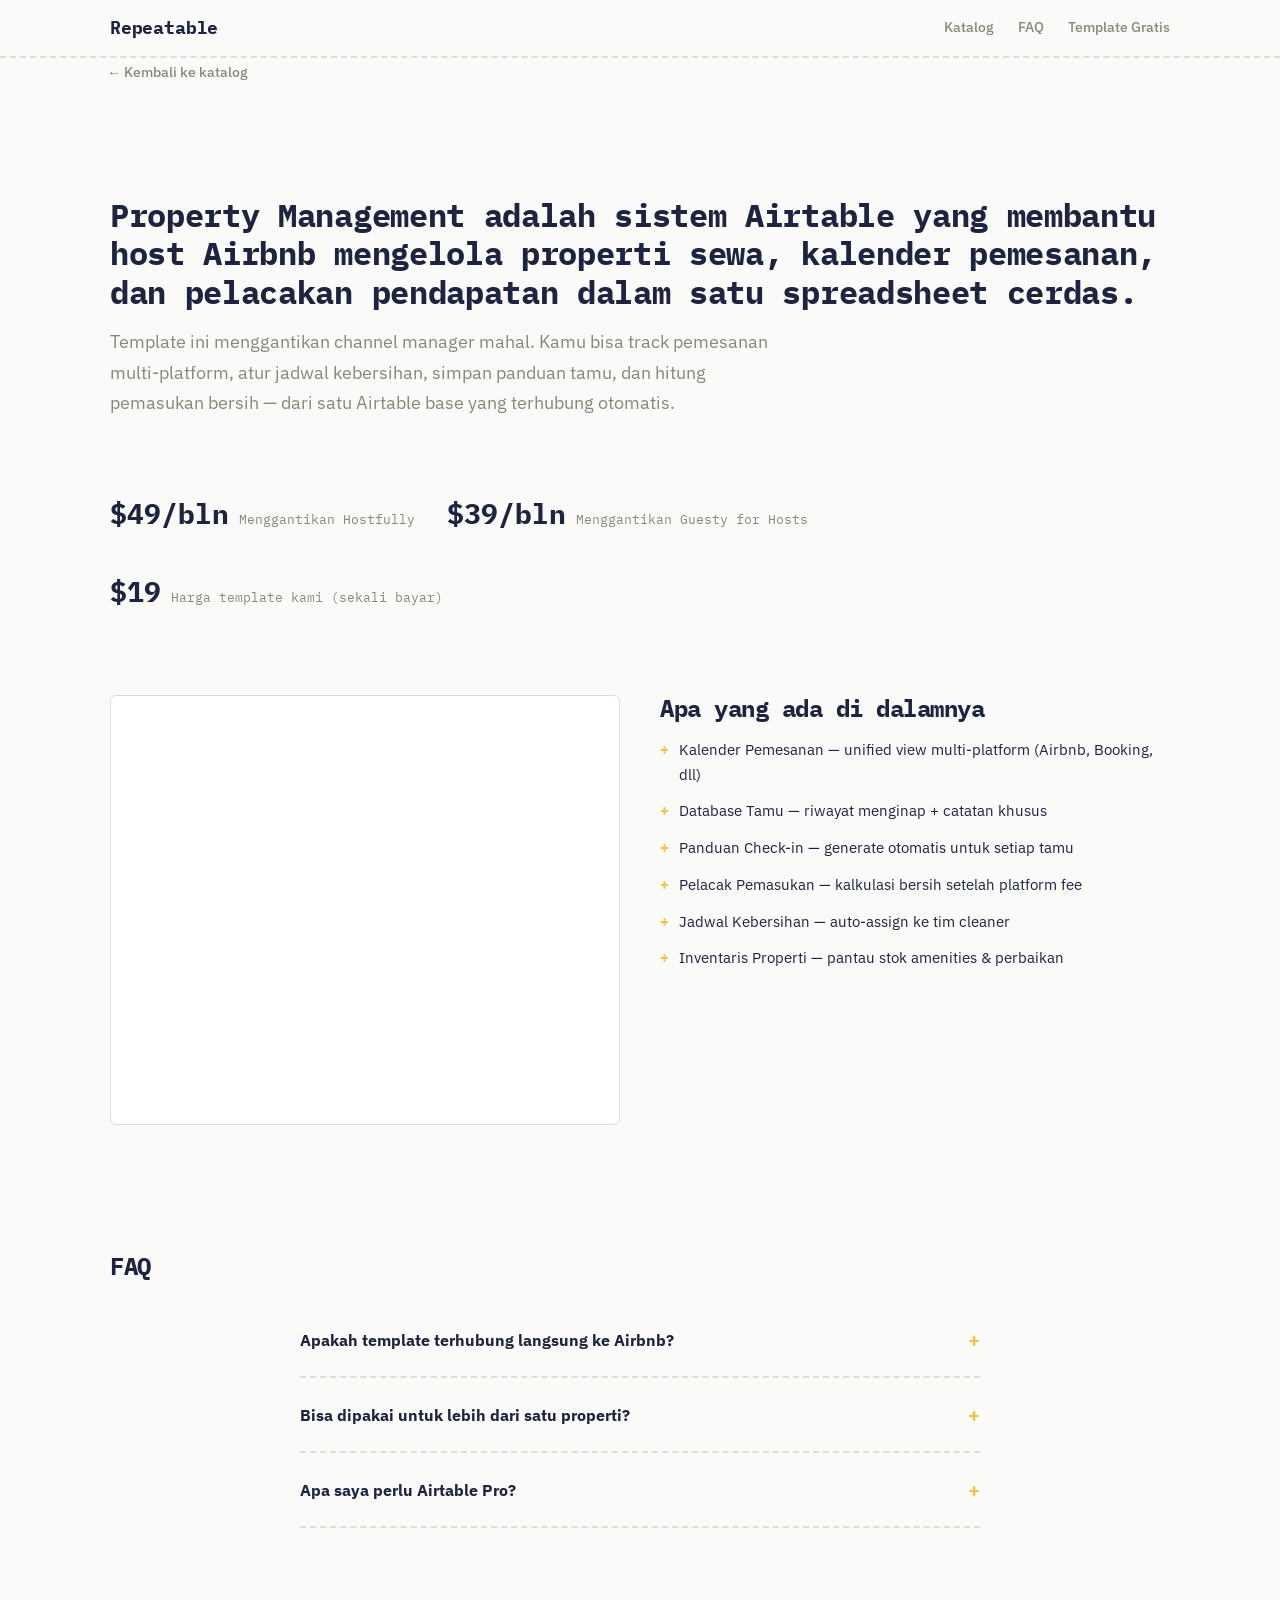
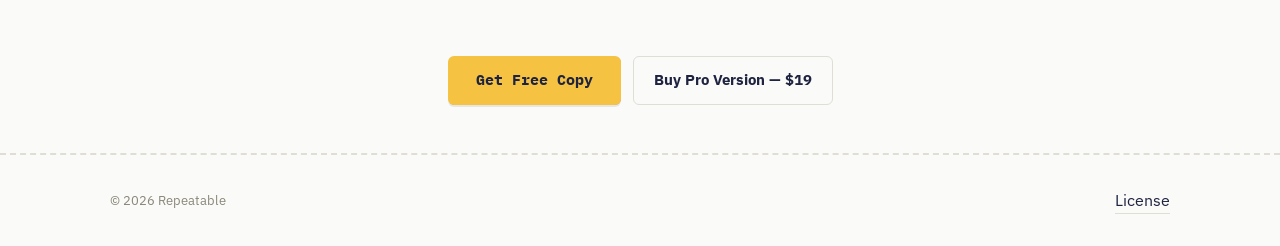
<file: t/airbnb-property-management.html>
<!doctype html>
<html lang="id">
<head>
<meta charset="utf-8">
<meta name="viewport" content="width=device-width,initial-scale=1">
<title>Property Management untuk Host Airbnb — Sistem Airtable Siap Pakai | Repeatable</title>
<meta name="description" content="Template Airtable untuk host Airbnb: kelola properti, kalender pemesanan, panduan tamu, dan pelacakan pemasukan. Ganti Hostfully ($49/bln) — bayar sekali.">
<link rel="stylesheet" href="../assets/css/style.css">
<link rel="icon" href="../assets/img/favicon.svg" type="image/svg+xml">
<script defer src="../assets/js/main.js"></script>
<script type="application/ld+json">
{
  "@context": "https://schema.org",
  "@type": "Product",
  "name": "Property Management — Template Airtable untuk Host Airbnb",
  "description": "Sistem manajemen properti sewa, kalender pemesanan, panduan tamu, dan pelacakan pendapatan dalam satu Airtable base.",
  "category": "Software",
  "offers": {
    "@type": "Offer",
    "price": "19",
    "priceCurrency": "USD"
  }
}
</script>
<script type="application/ld+json">
{
  "@context": "https://schema.org",
  "@type": "FAQPage",
  "mainEntity": [
    {
      "@type": "Question",
      "name": "Apakah template terhubung langsung ke Airbnb?",
      "acceptedAnswer": {
        "@type": "Answer",
        "text": "Tidak secara otomatis — kamu input data pemesanan manual atau copy-paste dari aplikasi Airbnb. Tapi sistem kami atur semuanya: dari data tamu sampai jadwal bersih-bersih otomatis terjadwal."
      }
    },
    {
      "@type": "Question",
      "name": "Bisa dipakai untuk lebih dari satu properti?",
      "acceptedAnswer": {
        "@type": "Answer",
        "text": "Bisa. Template Pro mendukung sampai 5 properti dalam satu base Airtable. Setiap properti punya view terpisah tapi data terhubung di belakang."
      }
    },
    {
      "@type": "Question",
      "name": "Apa saya perlu Airtable Pro?",
      "acceptedAnswer": {
        "@type": "Answer",
        "text": "Tidak. Template kami bekerja dengan Airtable Free. Kalau kamu kelola 3+ properti dengan banyak tamu, mungkin perlu upgrade Airtable — tapi untuk 1-3 properti, gratis cukup."
      }
    }
  ]
}
</script>
</head>
<body>
<header class="site-header">
  <div class="container">
    <a href="../index.html" class="brand">Repeatable</a>
    <nav class="nav-links">
      <a href="../index.html">Katalog</a>
      <a href="#">FAQ</a>
      <a href="#">Template Gratis</a>
    </nav>
  </div>
</header>

<main>
  <div class="container">
    <a href="../index.html" class="back-link">Kembali ke katalog</a>
  </div>

  <section class="template-hero">
    <div class="container">
      <h1 class="definition-lead">Property Management adalah sistem Airtable yang membantu host Airbnb mengelola properti sewa, kalender pemesanan, dan pelacakan pendapatan dalam satu spreadsheet cerdas.</h1>
      <p class="quick-answer">Template ini menggantikan channel manager mahal. Kamu bisa track pemesanan multi-platform, atur jadwal kebersihan, simpan panduan tamu, dan hitung pemasukan bersih — dari satu Airtable base yang terhubung otomatis.</p>
    </div>
  </section>

  <div class="container">
    <div class="template-stats">
      <div class="stat-item">
        <span class="stat-value">$49/bln</span>
        <span class="stat-label">Menggantikan Hostfully</span>
      </div>
      <div class="stat-item">
        <span class="stat-value">$39/bln</span>
        <span class="stat-label">Menggantikan Guesty for Hosts</span>
      </div>
      <div class="stat-item">
        <span class="stat-value">$19</span>
        <span class="stat-label">Harga template kami (sekali bayar)</span>
      </div>
    </div>
  </div>

  <section class="section">
    <div class="container template-layout">
      <div class="demo-embed">
        <iframe src="about:blank" title="Demo Property Management"></iframe>
      </div>
      <div>
        <h2 class="display display-sm mb-2">Apa yang ada di dalamnya</h2>
        <ul class="feature-list">
          <li>Kalender Pemesanan — unified view multi-platform (Airbnb, Booking, dll)</li>
          <li>Database Tamu — riwayat menginap + catatan khusus</li>
          <li>Panduan Check-in — generate otomatis untuk setiap tamu</li>
          <li>Pelacak Pemasukan — kalkulasi bersih setelah platform fee</li>
          <li>Jadwal Kebersihan — auto-assign ke tim cleaner</li>
          <li>Inventaris Properti — pantau stok amenities & perbaikan</li>
        </ul>
      </div>
    </div>
  </section>

  <section class="section-sm">
    <div class="container">
      <h2 class="display display-sm mb-3">FAQ</h2>
      <div class="faq-list">
        <div class="faq-item">
          <button type="button" class="faq-question">
            <span>Apakah template terhubung langsung ke Airbnb?</span>
            <span class="faq-icon">+</span>
          </button>
          <div class="faq-answer">
            <p>Tidak secara otomatis — kamu input data pemesanan manual atau copy-paste dari aplikasi Airbnb. Tapi sistem kami atur semuanya: dari data tamu sampai jadwal bersih-bersih otomatis terjadwal.</p>
          </div>
        </div>
        <div class="faq-item">
          <button type="button" class="faq-question">
            <span>Bisa dipakai untuk lebih dari satu properti?</span>
            <span class="faq-icon">+</span>
          </button>
          <div class="faq-answer">
            <p>Bisa. Template Pro mendukung sampai 5 properti dalam satu base Airtable. Setiap properti punya view terpisah tapi data terhubung di belakang.</p>
          </div>
        </div>
        <div class="faq-item">
          <button type="button" class="faq-question">
            <span>Apa saya perlu Airtable Pro?</span>
            <span class="faq-icon">+</span>
          </button>
          <div class="faq-answer">
            <p>Tidak. Template kami bekerja dengan Airtable Free. Kalau kamu kelola 3+ properti dengan banyak tamu, mungkin perlu upgrade Airtable — tapi untuk 1-3 properti, gratis cukup.</p>
          </div>
        </div>
      </div>
    </div>
  </section>

  <section class="section-sm">
    <div class="container text-center">
      <div class="template-cta-row">
        <a href="#" class="btn btn-sobek">Get Free Copy</a>
        <a href="#" class="btn btn-ghost">Buy Pro Version — $19</a>
      </div>
    </div>
  </section>
</main>

<footer class="site-footer">
  <div class="container">
    <p>&copy; 2026 Repeatable</p>
    <a href="../license.html">License</a>
  </div>
</footer>
</body>
</html>
</file>
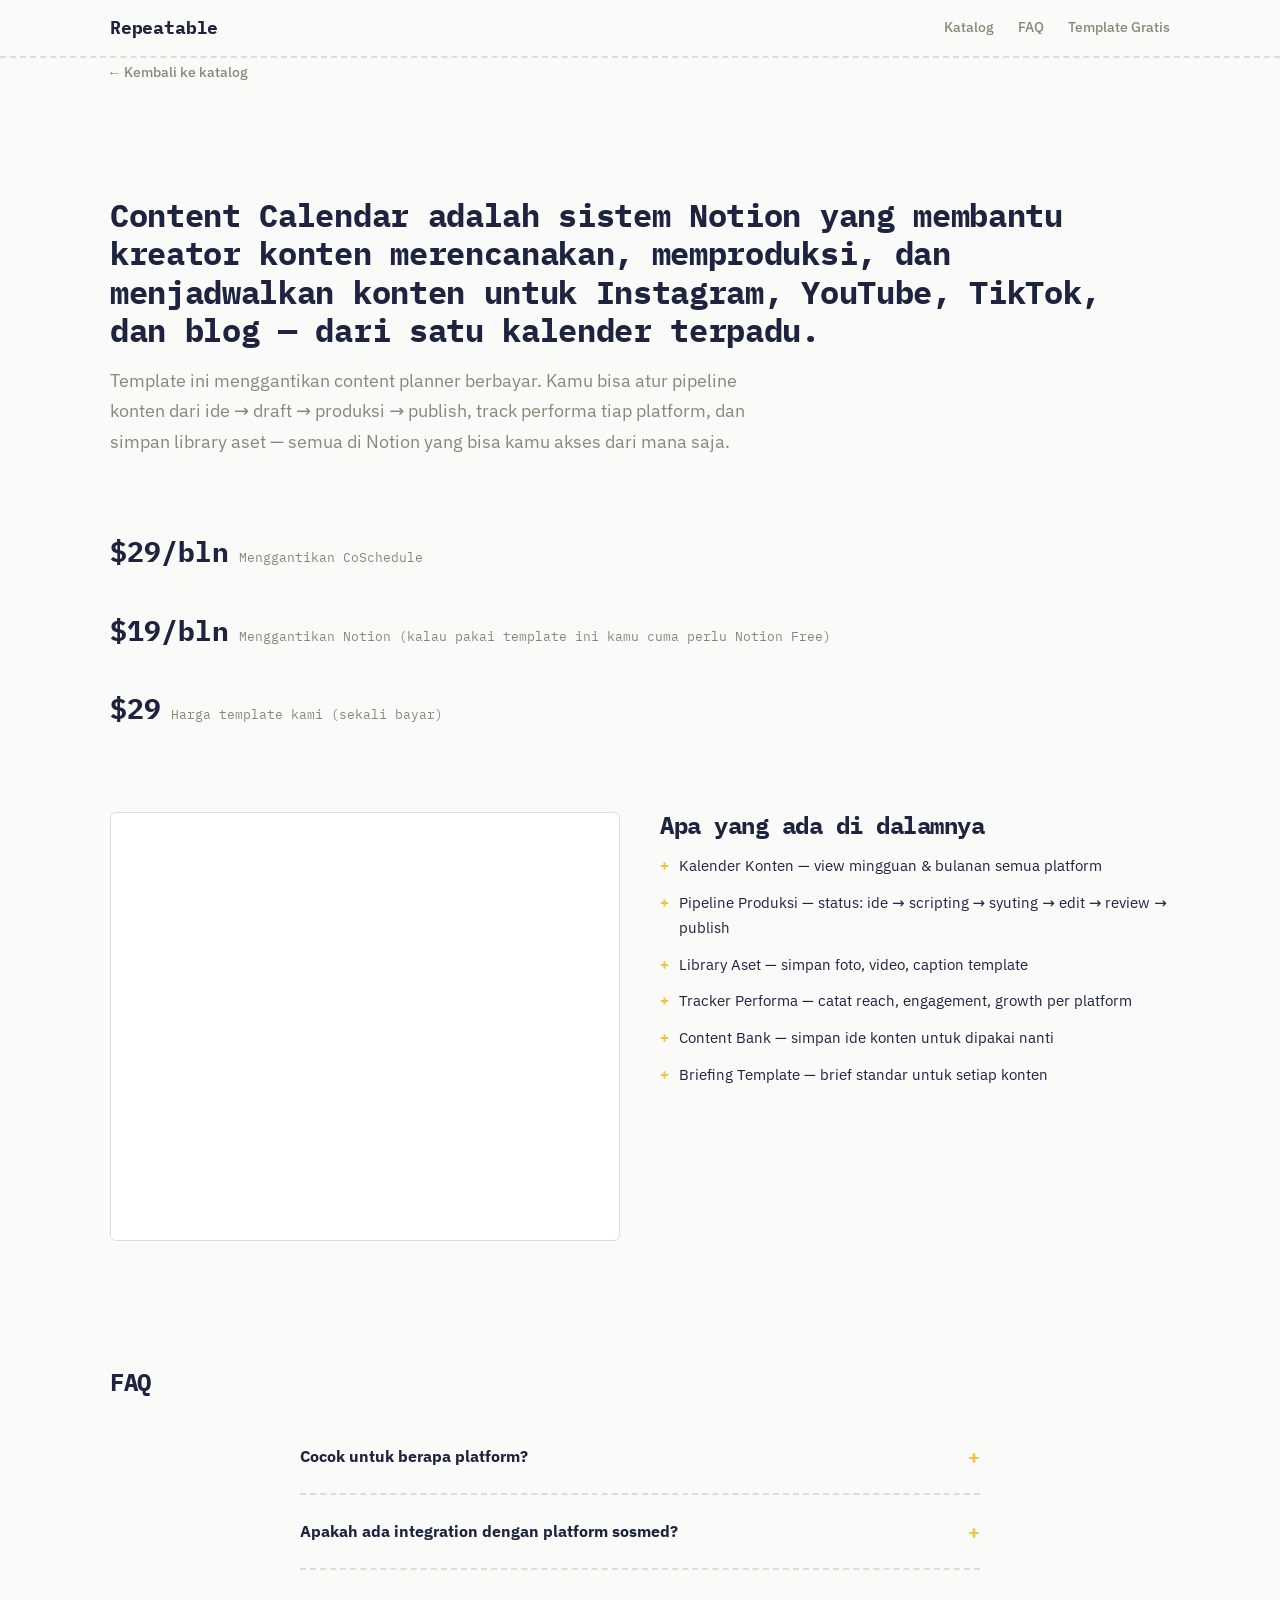
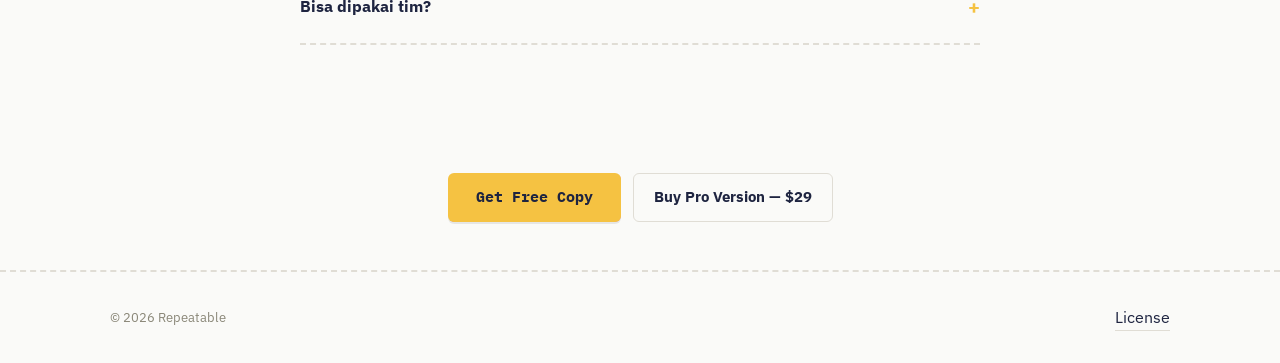
<file: t/creator-content-calendar.html>
<!doctype html>
<html lang="id">
<head>
<meta charset="utf-8">
<meta name="viewport" content="width=device-width,initial-scale=1">
<title>Content Calendar untuk Kreator — Sistem Notion Siap Pakai | Repeatable</title>
<meta name="description" content="Template Notion untuk kreator konten: rencana, produksi, dan jadwalkan konten multi-platform. Ganti CoSchedule ($29/bln) — sekali bayar.">
<link rel="stylesheet" href="../assets/css/style.css">
<link rel="icon" href="../assets/img/favicon.svg" type="image/svg+xml">
<script defer src="../assets/js/main.js"></script>
<script type="application/ld+json">
{
  "@context": "https://schema.org",
  "@type": "Product",
  "name": "Content Calendar — Template Notion untuk Kreator Konten",
  "description": "Sistem Notion untuk kreator konten: rencana, produksi, dan jadwalkan konten multi-platform dalam satu kalender terpadu.",
  "category": "Software",
  "offers": {
    "@type": "Offer",
    "price": "29",
    "priceCurrency": "USD"
  }
}
</script>
<script type="application/ld+json">
{
  "@context": "https://schema.org",
  "@type": "FAQPage",
  "mainEntity": [
    {
      "@type": "Question",
      "name": "Cocok untuk berapa platform?",
      "acceptedAnswer": {
        "@type": "Answer",
        "text": "Template mendukung Instagram, YouTube, TikTok, Twitter/X, LinkedIn, dan blog — unlimited. Kamu bisa filter kalender per platform atau lihat semua sekaligus."
      }
    },
    {
      "@type": "Question",
      "name": "Apakah ada integration dengan platform sosmed?",
      "acceptedAnswer": {
        "@type": "Answer",
        "text": "Tidak ada auto-publish. Template ini untuk planning & tracking. Upload tetap manual ke masing-masing platform — tapi kamu selalu tahu apa yang harus diposting kapan."
      }
    },
    {
      "@type": "Question",
      "name": "Bisa dipakai tim?",
      "acceptedAnswer": {
        "@type": "Answer",
        "text": "Versi Pro mendukung kolaborasi tim dengan fitur assignment & approval workflow. Versi gratis untuk solo creator — kamu tetap bisa invite 1 editor."
      }
    }
  ]
}
</script>
</head>
<body>
<header class="site-header">
  <div class="container">
    <a href="../index.html" class="brand">Repeatable</a>
    <nav class="nav-links">
      <a href="../index.html">Katalog</a>
      <a href="#">FAQ</a>
      <a href="#">Template Gratis</a>
    </nav>
  </div>
</header>

<main>
  <div class="container">
    <a href="../index.html" class="back-link">Kembali ke katalog</a>
  </div>

  <section class="template-hero">
    <div class="container">
      <h1 class="definition-lead">Content Calendar adalah sistem Notion yang membantu kreator konten merencanakan, memproduksi, dan menjadwalkan konten untuk Instagram, YouTube, TikTok, dan blog — dari satu kalender terpadu.</h1>
      <p class="quick-answer">Template ini menggantikan content planner berbayar. Kamu bisa atur pipeline konten dari ide → draft → produksi → publish, track performa tiap platform, dan simpan library aset — semua di Notion yang bisa kamu akses dari mana saja.</p>
    </div>
  </section>

  <div class="container">
    <div class="template-stats">
      <div class="stat-item">
        <span class="stat-value">$29/bln</span>
        <span class="stat-label">Menggantikan CoSchedule</span>
      </div>
      <div class="stat-item">
        <span class="stat-value">$19/bln</span>
        <span class="stat-label">Menggantikan Notion (kalau pakai template ini kamu cuma perlu Notion Free)</span>
      </div>
      <div class="stat-item">
        <span class="stat-value">$29</span>
        <span class="stat-label">Harga template kami (sekali bayar)</span>
      </div>
    </div>
  </div>

  <section class="section">
    <div class="container template-layout">
      <div class="demo-embed">
        <iframe src="about:blank" title="Demo Content Calendar"></iframe>
      </div>
      <div>
        <h2 class="display display-sm mb-2">Apa yang ada di dalamnya</h2>
        <ul class="feature-list">
          <li>Kalender Konten — view mingguan & bulanan semua platform</li>
          <li>Pipeline Produksi — status: ide → scripting → syuting → edit → review → publish</li>
          <li>Library Aset — simpan foto, video, caption template</li>
          <li>Tracker Performa — catat reach, engagement, growth per platform</li>
          <li>Content Bank — simpan ide konten untuk dipakai nanti</li>
          <li>Briefing Template — brief standar untuk setiap konten</li>
        </ul>
      </div>
    </div>
  </section>

  <section class="section-sm">
    <div class="container">
      <h2 class="display display-sm mb-3">FAQ</h2>
      <div class="faq-list">
        <div class="faq-item">
          <button type="button" class="faq-question">
            <span>Cocok untuk berapa platform?</span>
            <span class="faq-icon">+</span>
          </button>
          <div class="faq-answer">
            <p>Template mendukung Instagram, YouTube, TikTok, Twitter/X, LinkedIn, dan blog — unlimited. Kamu bisa filter kalender per platform atau lihat semua sekaligus.</p>
          </div>
        </div>
        <div class="faq-item">
          <button type="button" class="faq-question">
            <span>Apakah ada integration dengan platform sosmed?</span>
            <span class="faq-icon">+</span>
          </button>
          <div class="faq-answer">
            <p>Tidak ada auto-publish. Template ini untuk planning & tracking. Upload tetap manual ke masing-masing platform — tapi kamu selalu tahu apa yang harus diposting kapan.</p>
          </div>
        </div>
        <div class="faq-item">
          <button type="button" class="faq-question">
            <span>Bisa dipakai tim?</span>
            <span class="faq-icon">+</span>
          </button>
          <div class="faq-answer">
            <p>Versi Pro mendukung kolaborasi tim dengan fitur assignment & approval workflow. Versi gratis untuk solo creator — kamu tetap bisa invite 1 editor.</p>
          </div>
        </div>
      </div>
    </div>
  </section>

  <section class="section-sm">
    <div class="container text-center">
      <div class="template-cta-row">
        <a href="#" class="btn btn-sobek">Get Free Copy</a>
        <a href="#" class="btn btn-ghost">Buy Pro Version — $29</a>
      </div>
    </div>
  </section>
</main>

<footer class="site-footer">
  <div class="container">
    <p>&copy; 2026 Repeatable</p>
    <a href="../license.html">License</a>
  </div>
</footer>
</body>
</html>
</file>
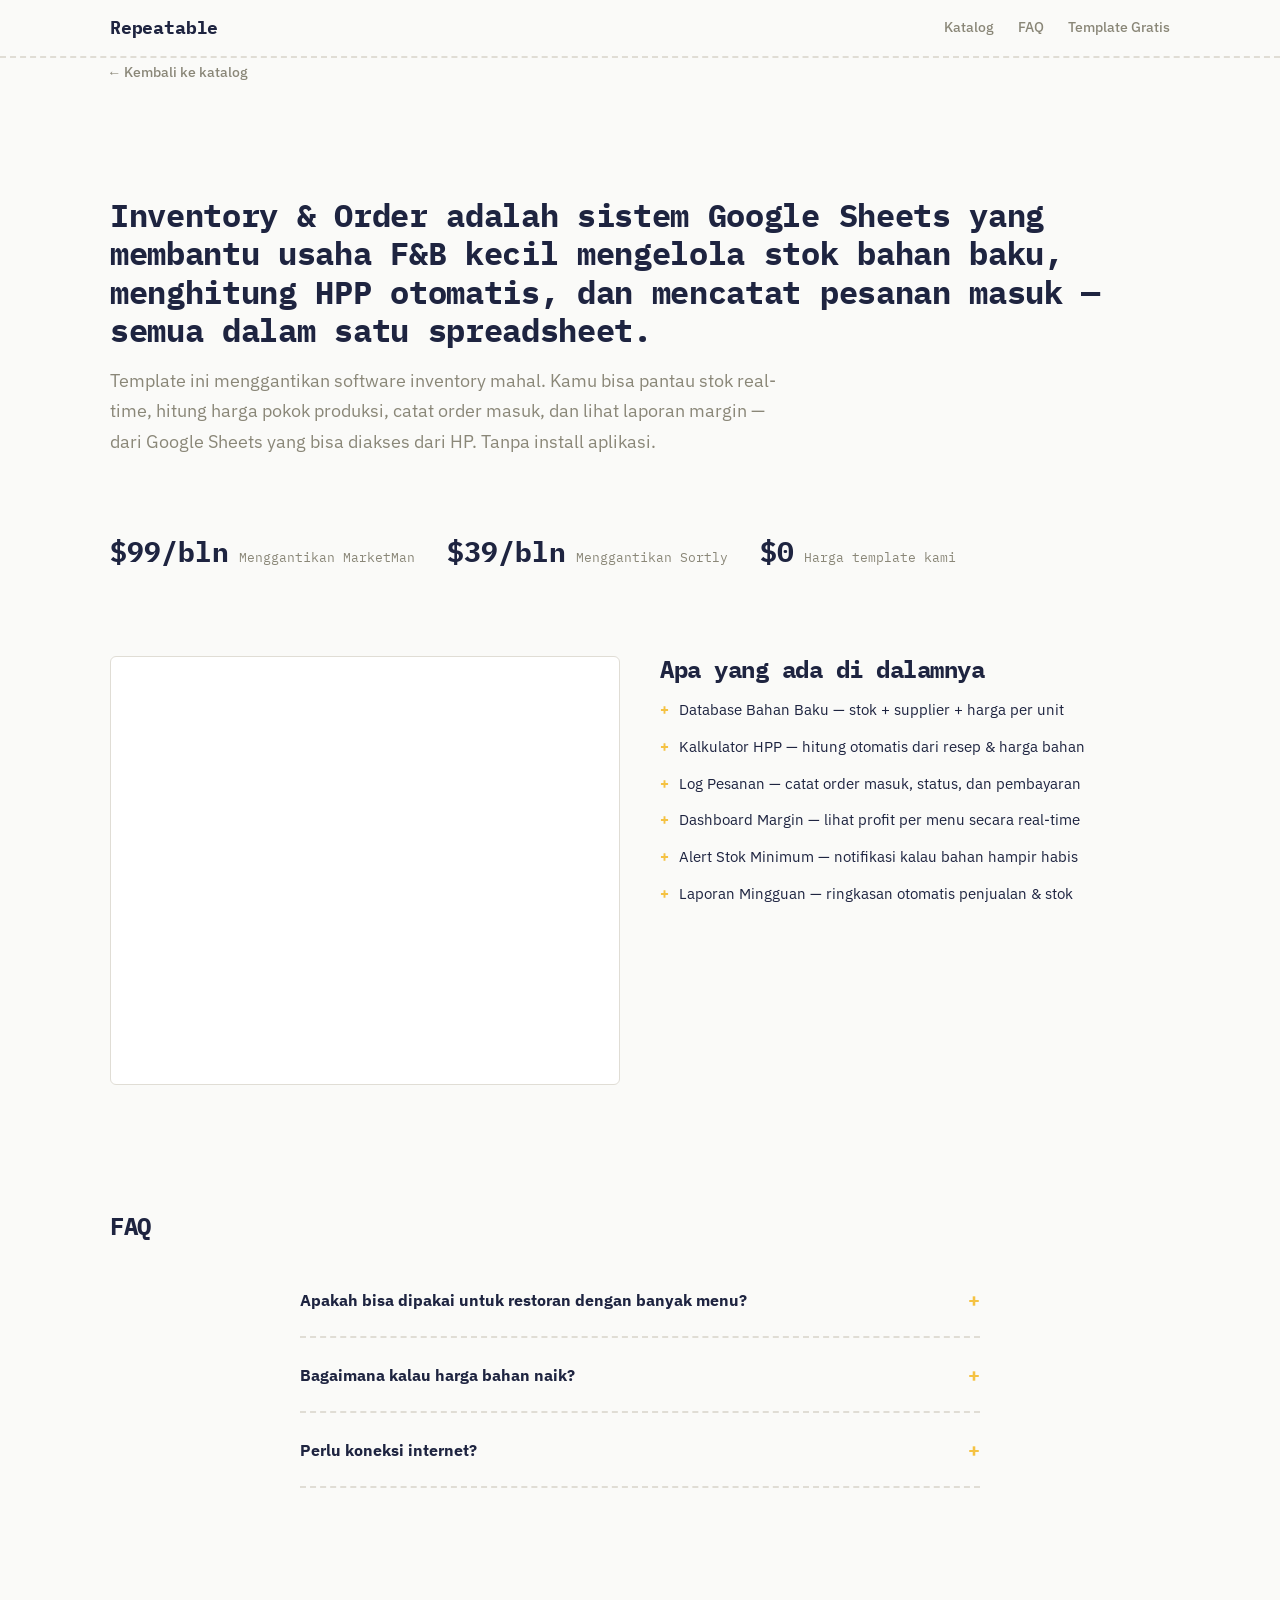
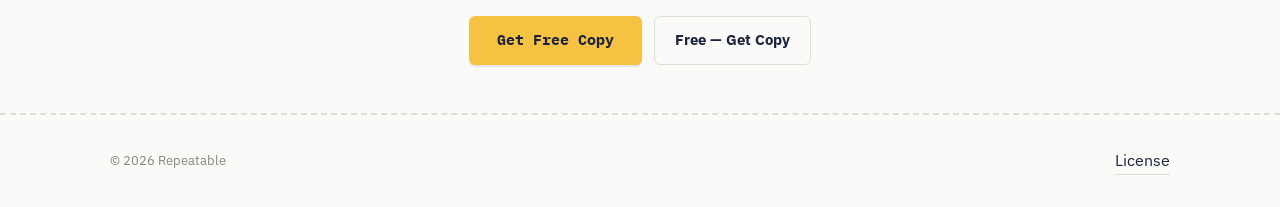
<file: t/fnb-inventory-order.html>
<!doctype html>
<html lang="id">
<head>
<meta charset="utf-8">
<meta name="viewport" content="width=device-width,initial-scale=1">
<title>Inventory & Order untuk F&B — Sistem Google Sheets Siap Pakai | Repeatable</title>
<meta name="description" content="Template Google Sheets untuk bisnis F&B: pantau stok, kalkulasi HPP, dan catat pesanan. Ganti MarketMan ($99/bln) — gratis.">
<link rel="stylesheet" href="../assets/css/style.css">
<link rel="icon" href="../assets/img/favicon.svg" type="image/svg+xml">
<script defer src="../assets/js/main.js"></script>
<script type="application/ld+json">
{
  "@context": "https://schema.org",
  "@type": "Product",
  "name": "Inventory & Order — Template Google Sheets untuk F&B",
  "description": "Sistem Google Sheets untuk bisnis F&B: pantau stok, kalkulasi HPP otomatis, dan catat pesanan masuk dalam satu spreadsheet.",
  "category": "Software",
  "offers": {
    "@type": "Offer",
    "price": "0",
    "priceCurrency": "USD"
  }
}
</script>
<script type="application/ld+json">
{
  "@context": "https://schema.org",
  "@type": "FAQPage",
  "mainEntity": [
    {
      "@type": "Question",
      "name": "Apakah bisa dipakai untuk restoran dengan banyak menu?",
      "acceptedAnswer": {
        "@type": "Answer",
        "text": "Bisa. Template mendukung sampai 50 menu items dengan struktur database yang scalable. Setiap menu bisa punya resep dengan komposisi bahan berbeda."
      }
    },
    {
      "@type": "Question",
      "name": "Bagaimana kalau harga bahan naik?",
      "acceptedAnswer": {
        "@type": "Answer",
        "text": "Kamu cukup update harga di tabel Bahan Baku — semua kalkulasi HPP dan margin otomatis menyesuaikan di seluruh sistem."
      }
    },
    {
      "@type": "Question",
      "name": "Perlu koneksi internet?",
      "acceptedAnswer": {
        "@type": "Answer",
        "text": "Google Sheets bisa dipakai offline di HP. Data akan sync otomatis begitu kamu online lagi — cocok untuk pantry atau dapur yang sinyalnya terbatas."
      }
    }
  ]
}
</script>
</head>
<body>
<header class="site-header">
  <div class="container">
    <a href="../index.html" class="brand">Repeatable</a>
    <nav class="nav-links">
      <a href="../index.html">Katalog</a>
      <a href="#">FAQ</a>
      <a href="#">Template Gratis</a>
    </nav>
  </div>
</header>

<main>
  <div class="container">
    <a href="../index.html" class="back-link">Kembali ke katalog</a>
  </div>

  <section class="template-hero">
    <div class="container">
      <h1 class="definition-lead">Inventory & Order adalah sistem Google Sheets yang membantu usaha F&B kecil mengelola stok bahan baku, menghitung HPP otomatis, dan mencatat pesanan masuk — semua dalam satu spreadsheet.</h1>
      <p class="quick-answer">Template ini menggantikan software inventory mahal. Kamu bisa pantau stok real-time, hitung harga pokok produksi, catat order masuk, dan lihat laporan margin — dari Google Sheets yang bisa diakses dari HP. Tanpa install aplikasi.</p>
    </div>
  </section>

  <div class="container">
    <div class="template-stats">
      <div class="stat-item">
        <span class="stat-value">$99/bln</span>
        <span class="stat-label">Menggantikan MarketMan</span>
      </div>
      <div class="stat-item">
        <span class="stat-value">$39/bln</span>
        <span class="stat-label">Menggantikan Sortly</span>
      </div>
      <div class="stat-item">
        <span class="stat-value">$0</span>
        <span class="stat-label">Harga template kami</span>
      </div>
    </div>
  </div>

  <section class="section">
    <div class="container template-layout">
      <div class="demo-embed">
        <iframe src="about:blank" title="Demo Inventory & Order"></iframe>
      </div>
      <div>
        <h2 class="display display-sm mb-2">Apa yang ada di dalamnya</h2>
        <ul class="feature-list">
          <li>Database Bahan Baku — stok + supplier + harga per unit</li>
          <li>Kalkulator HPP — hitung otomatis dari resep & harga bahan</li>
          <li>Log Pesanan — catat order masuk, status, dan pembayaran</li>
          <li>Dashboard Margin — lihat profit per menu secara real-time</li>
          <li>Alert Stok Minimum — notifikasi kalau bahan hampir habis</li>
          <li>Laporan Mingguan — ringkasan otomatis penjualan & stok</li>
        </ul>
      </div>
    </div>
  </section>

  <section class="section-sm">
    <div class="container">
      <h2 class="display display-sm mb-3">FAQ</h2>
      <div class="faq-list">
        <div class="faq-item">
          <button type="button" class="faq-question">
            <span>Apakah bisa dipakai untuk restoran dengan banyak menu?</span>
            <span class="faq-icon">+</span>
          </button>
          <div class="faq-answer">
            <p>Bisa. Template mendukung sampai 50 menu items dengan struktur database yang scalable. Setiap menu bisa punya resep dengan komposisi bahan berbeda.</p>
          </div>
        </div>
        <div class="faq-item">
          <button type="button" class="faq-question">
            <span>Bagaimana kalau harga bahan naik?</span>
            <span class="faq-icon">+</span>
          </button>
          <div class="faq-answer">
            <p>Kamu cukup update harga di tabel Bahan Baku — semua kalkulasi HPP dan margin otomatis menyesuaikan di seluruh sistem.</p>
          </div>
        </div>
        <div class="faq-item">
          <button type="button" class="faq-question">
            <span>Perlu koneksi internet?</span>
            <span class="faq-icon">+</span>
          </button>
          <div class="faq-answer">
            <p>Google Sheets bisa dipakai offline di HP. Data akan sync otomatis begitu kamu online lagi — cocok untuk pantry atau dapur yang sinyalnya terbatas.</p>
          </div>
        </div>
      </div>
    </div>
  </section>

  <section class="section-sm">
    <div class="container text-center">
      <div class="template-cta-row">
        <a href="#" class="btn btn-sobek">Get Free Copy</a>
        <a href="#" class="btn btn-ghost">Free — Get Copy</a>
      </div>
    </div>
  </section>
</main>

<footer class="site-footer">
  <div class="container">
    <p>&copy; 2026 Repeatable</p>
    <a href="../license.html">License</a>
  </div>
</footer>
</body>
</html>
</file>
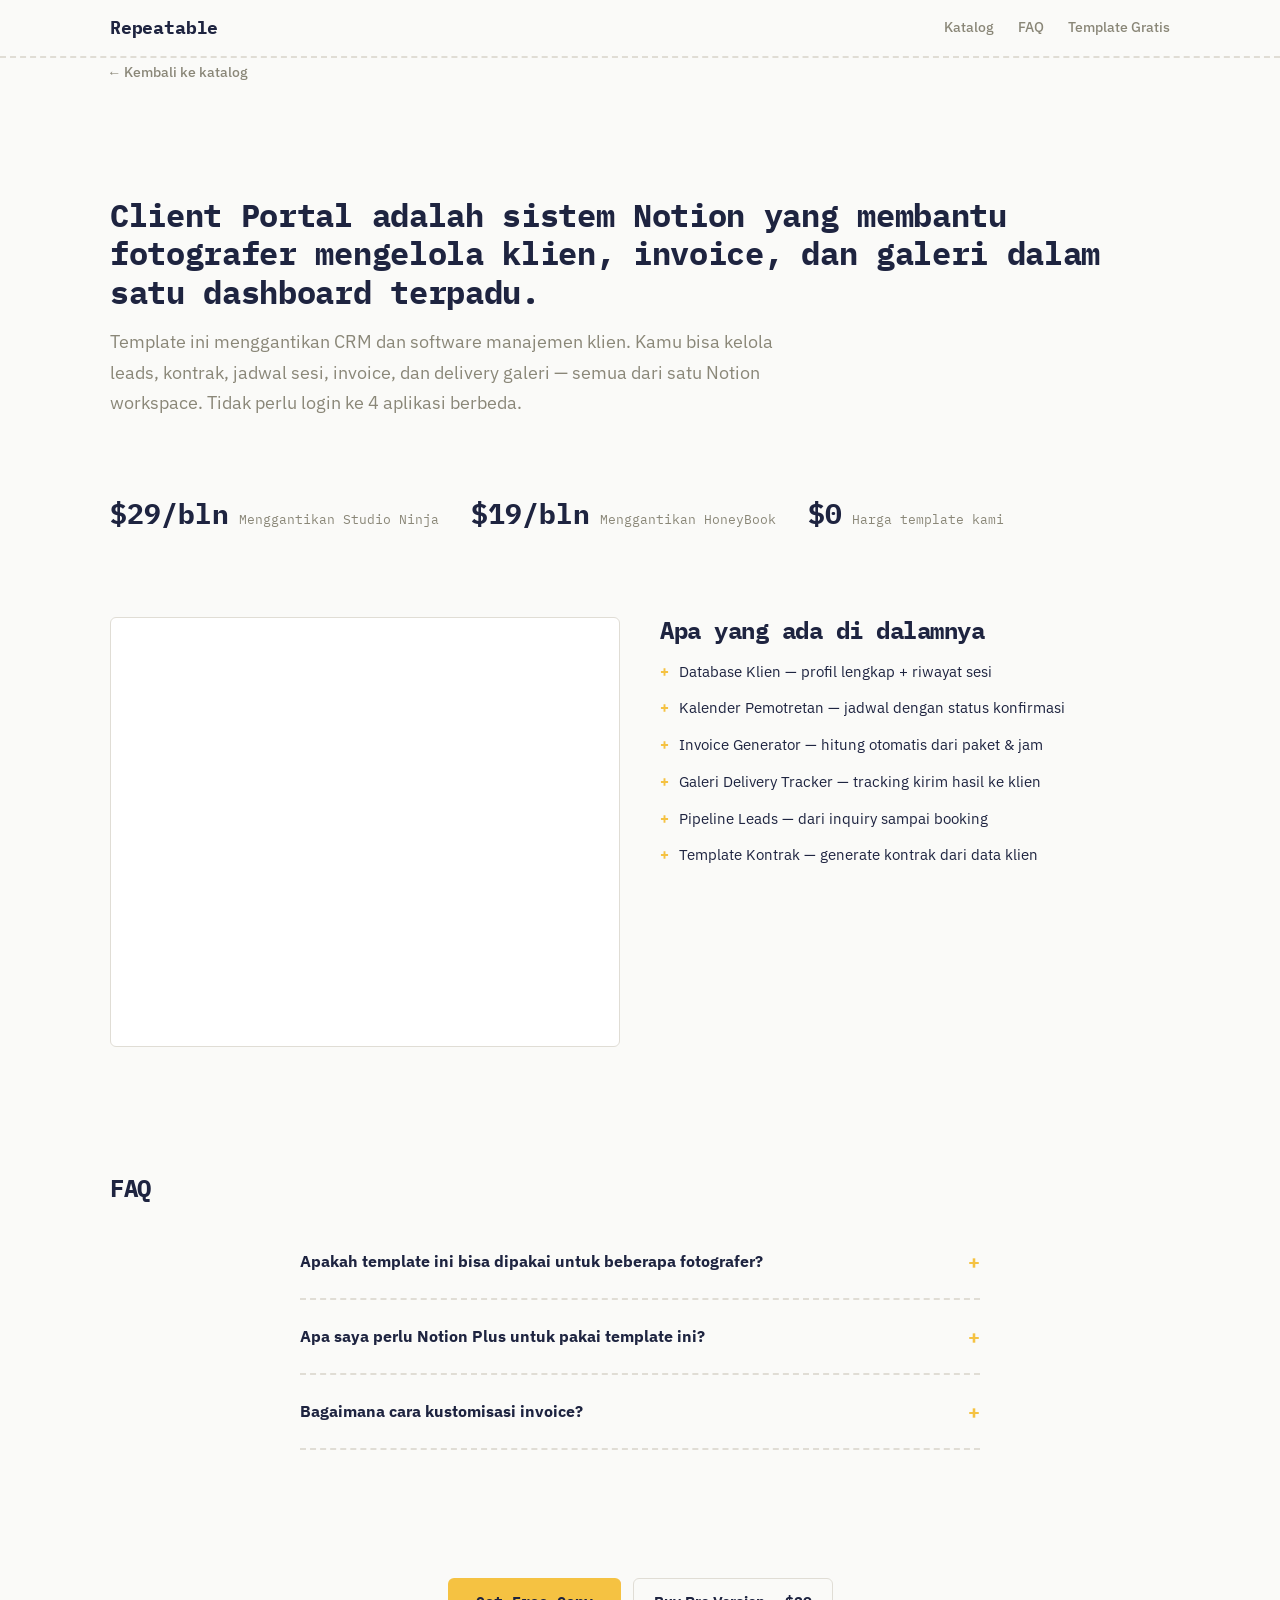
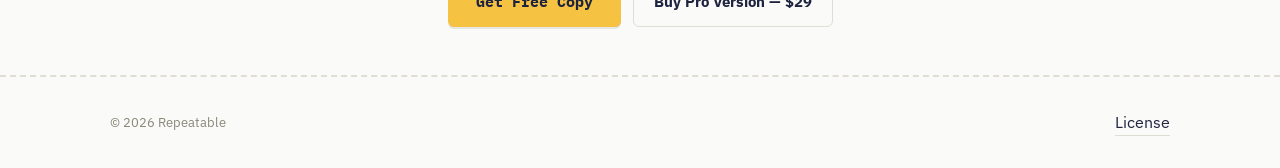
<file: t/photographer-client-portal.html>
<!doctype html>
<html lang="id">
<head>
<meta charset="utf-8">
<meta name="viewport" content="width=device-width,initial-scale=1">
<title>Client Portal untuk Fotografer — Sistem Notion Siap Pakai | Repeatable</title>
<meta name="description" content="Template Notion untuk fotografer: kelola klien, invoice, galeri, dan jadwal pemotretan dalam satu dashboard. Ganti Studio Ninja ($29/bln) — cukup sekali duplikasi.">
<link rel="stylesheet" href="../assets/css/style.css">
<link rel="icon" href="../assets/img/favicon.svg" type="image/svg+xml">
<script defer src="../assets/js/main.js"></script>
<script type="application/ld+json">
{
  "@context": "https://schema.org",
  "@type": "Product",
  "name": "Client Portal — Template Notion untuk Fotografer",
  "description": "Sistem manajemen klien, galeri, invoice, dan jadwal pemotretan dalam satu Notion dashboard.",
  "category": "Software",
  "offers": {
    "@type": "Offer",
    "price": "0",
    "priceCurrency": "USD"
  }
}
</script>
<script type="application/ld+json">
{
  "@context": "https://schema.org",
  "@type": "FAQPage",
  "mainEntity": [
    {
      "@type": "Question",
      "name": "Apakah template ini bisa dipakai untuk beberapa fotografer?",
      "acceptedAnswer": {
        "@type": "Answer",
        "text": "Bisa. Template dirancang untuk solo photographer, tapi struktur databasenya mendukung multiple user — kamu bisa assign pemotretan ke fotografer berbeda."
      }
    },
    {
      "@type": "Question",
      "name": "Apa saya perlu Notion Plus untuk pakai template ini?",
      "acceptedAnswer": {
        "@type": "Answer",
        "text": "Tidak. Semua fitur bekerja dengan Notion Free. Template ini menggunakan database dan formula standar yang tersedia di paket gratis."
      }
    },
    {
      "@type": "Question",
      "name": "Bagaimana cara kustomisasi invoice?",
      "acceptedAnswer": {
        "@type": "Answer",
        "text": "Template invoice menggunakan database Notion yang bisa kamu edit sesukamu — tambah logo, ubah format, atur pajak. Tidak ada kode yang perlu diutak-atik."
      }
    }
  ]
}
</script>
</head>
<body>
<header class="site-header">
  <div class="container">
    <a href="../index.html" class="brand">Repeatable</a>
    <nav class="nav-links">
      <a href="../index.html">Katalog</a>
      <a href="#">FAQ</a>
      <a href="#">Template Gratis</a>
    </nav>
  </div>
</header>

<main>
  <div class="container">
    <a href="../index.html" class="back-link">Kembali ke katalog</a>
  </div>

  <section class="template-hero">
    <div class="container">
      <h1 class="definition-lead">Client Portal adalah sistem Notion yang membantu fotografer mengelola klien, invoice, dan galeri dalam satu dashboard terpadu.</h1>
      <p class="quick-answer">Template ini menggantikan CRM dan software manajemen klien. Kamu bisa kelola leads, kontrak, jadwal sesi, invoice, dan delivery galeri — semua dari satu Notion workspace. Tidak perlu login ke 4 aplikasi berbeda.</p>
    </div>
  </section>

  <div class="container">
    <div class="template-stats">
      <div class="stat-item">
        <span class="stat-value">$29/bln</span>
        <span class="stat-label">Menggantikan Studio Ninja</span>
      </div>
      <div class="stat-item">
        <span class="stat-value">$19/bln</span>
        <span class="stat-label">Menggantikan HoneyBook</span>
      </div>
      <div class="stat-item">
        <span class="stat-value">$0</span>
        <span class="stat-label">Harga template kami</span>
      </div>
    </div>
  </div>

  <section class="section">
    <div class="container template-layout">
      <div class="demo-embed">
        <iframe src="about:blank" title="Demo Client Portal"></iframe>
      </div>
      <div>
        <h2 class="display display-sm mb-2">Apa yang ada di dalamnya</h2>
        <ul class="feature-list">
          <li>Database Klien — profil lengkap + riwayat sesi</li>
          <li>Kalender Pemotretan — jadwal dengan status konfirmasi</li>
          <li>Invoice Generator — hitung otomatis dari paket & jam</li>
          <li>Galeri Delivery Tracker — tracking kirim hasil ke klien</li>
          <li>Pipeline Leads — dari inquiry sampai booking</li>
          <li>Template Kontrak — generate kontrak dari data klien</li>
        </ul>
      </div>
    </div>
  </section>

  <section class="section-sm">
    <div class="container">
      <h2 class="display display-sm mb-3">FAQ</h2>
      <div class="faq-list">
        <div class="faq-item">
          <button type="button" class="faq-question">
            <span>Apakah template ini bisa dipakai untuk beberapa fotografer?</span>
            <span class="faq-icon">+</span>
          </button>
          <div class="faq-answer">
            <p>Bisa. Template dirancang untuk solo photographer, tapi struktur databasenya mendukung multiple user — kamu bisa assign pemotretan ke fotografer berbeda.</p>
          </div>
        </div>
        <div class="faq-item">
          <button type="button" class="faq-question">
            <span>Apa saya perlu Notion Plus untuk pakai template ini?</span>
            <span class="faq-icon">+</span>
          </button>
          <div class="faq-answer">
            <p>Tidak. Semua fitur bekerja dengan Notion Free. Template ini menggunakan database dan formula standar yang tersedia di paket gratis.</p>
          </div>
        </div>
        <div class="faq-item">
          <button type="button" class="faq-question">
            <span>Bagaimana cara kustomisasi invoice?</span>
            <span class="faq-icon">+</span>
          </button>
          <div class="faq-answer">
            <p>Template invoice menggunakan database Notion yang bisa kamu edit sesukamu — tambah logo, ubah format, atur pajak. Tidak ada kode yang perlu diutak-atik.</p>
          </div>
        </div>
      </div>
    </div>
  </section>

  <section class="section-sm">
    <div class="container text-center">
      <div class="template-cta-row">
        <a href="#" class="btn btn-sobek">Get Free Copy</a>
        <a href="#" class="btn btn-ghost">Buy Pro Version — $29</a>
      </div>
    </div>
  </section>
</main>

<footer class="site-footer">
  <div class="container">
    <p>&copy; 2026 Repeatable</p>
    <a href="../license.html">License</a>
  </div>
</footer>
</body>
</html>
</file>
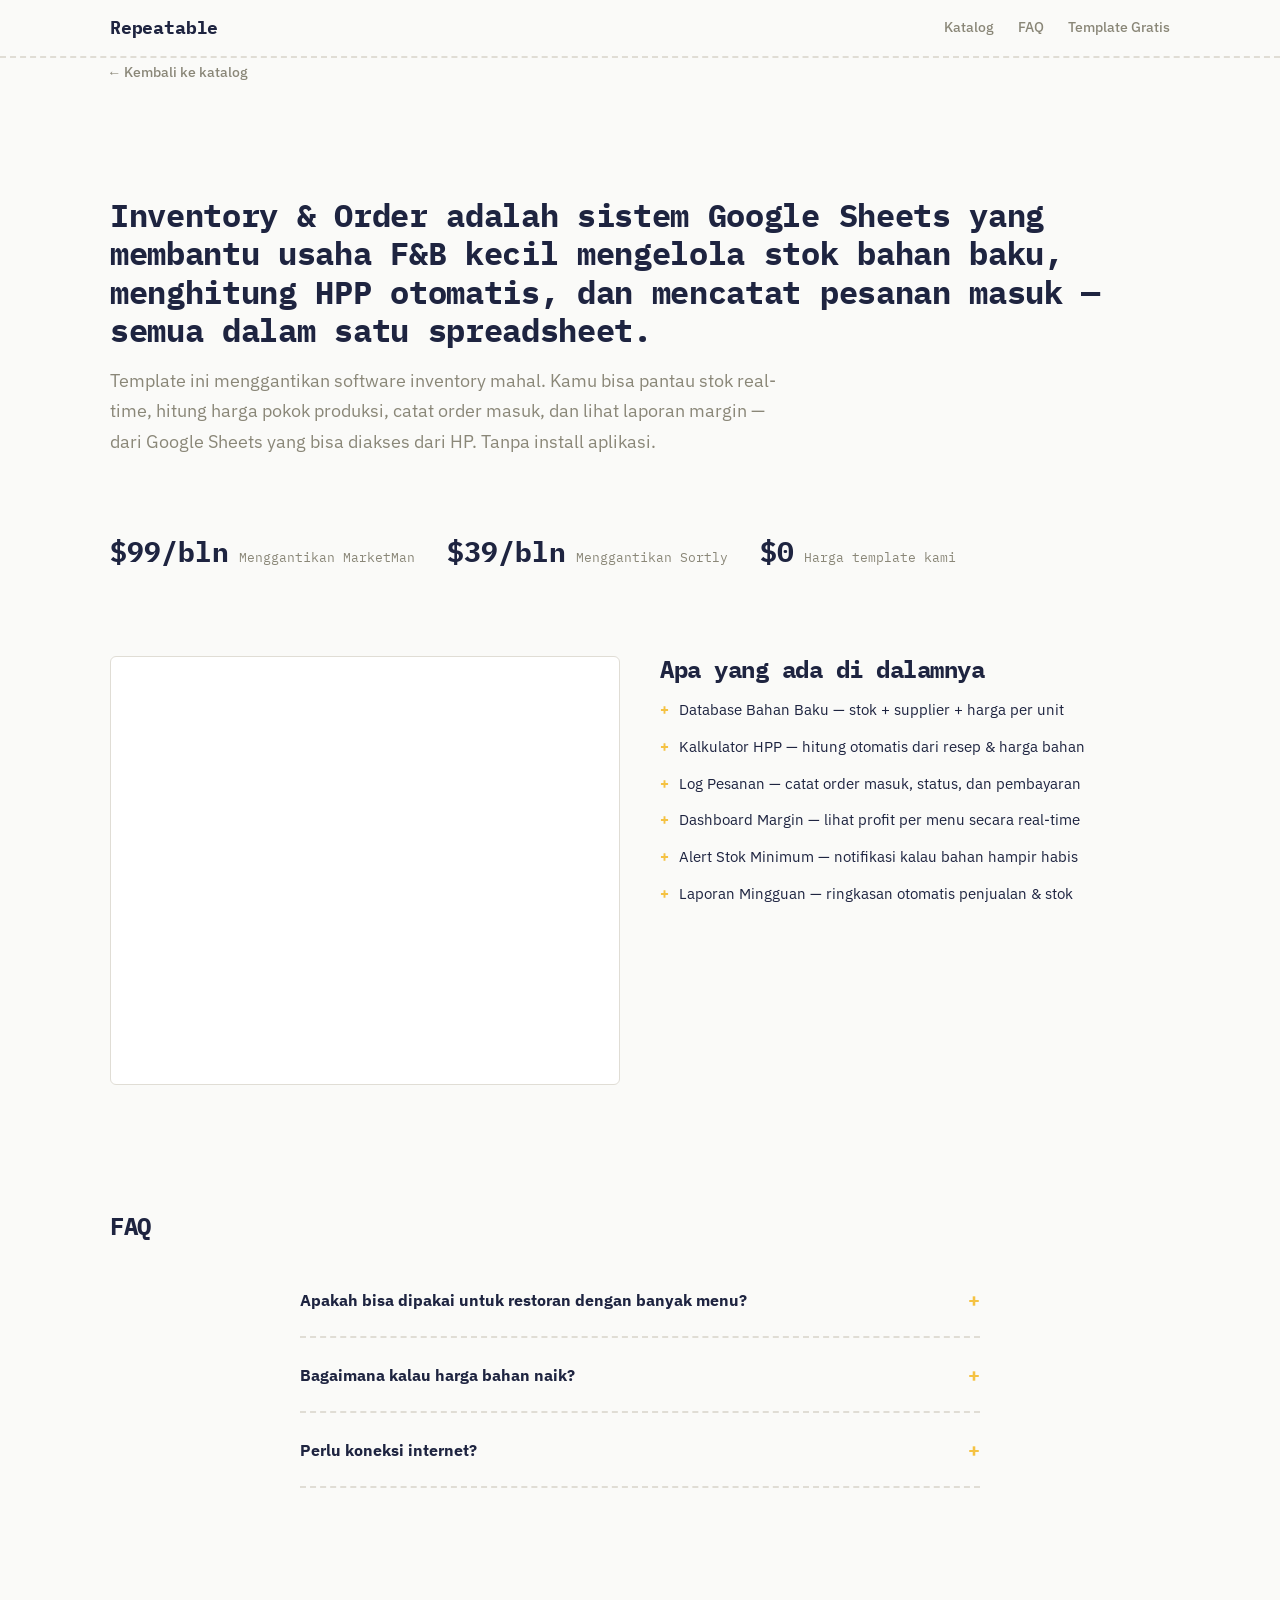
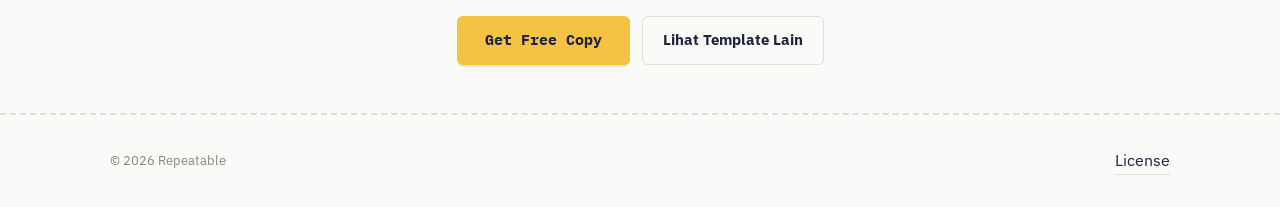
<file: repeatable/t/fnb-inventory-order.html>
<!doctype html>
<html lang="id">
<head>
<meta charset="utf-8">
<meta name="viewport" content="width=device-width,initial-scale=1">
<title>Inventory & Order untuk F&B — Sistem Google Sheets Siap Pakai | Repeatable</title>
<meta name="description" content="Template Google Sheets untuk bisnis F&B: pantau stok, kalkulasi HPP, dan catat pesanan. Ganti MarketMan ($99/bln) — gratis.">
<link rel="stylesheet" href="../assets/css/style.css">
<link rel="icon" href="../assets/img/favicon.svg" type="image/svg+xml">
<script defer src="../assets/js/main.js"></script>
<script type="application/ld+json">
{
  "@context": "https://schema.org",
  "@type": "Product",
  "name": "Inventory & Order — Template Google Sheets untuk F&B",
  "description": "Sistem Google Sheets untuk bisnis F&B: pantau stok, kalkulasi HPP otomatis, dan catat pesanan masuk dalam satu spreadsheet.",
  "category": "Software",
  "offers": {
    "@type": "Offer",
    "price": "0",
    "priceCurrency": "USD"
  }
}
</script>
<script type="application/ld+json">
{
  "@context": "https://schema.org",
  "@type": "FAQPage",
  "mainEntity": [
    {
      "@type": "Question",
      "name": "Apakah bisa dipakai untuk restoran dengan banyak menu?",
      "acceptedAnswer": {
        "@type": "Answer",
        "text": "Bisa. Template mendukung sampai 50 menu items dengan struktur database yang scalable. Setiap menu bisa punya resep dengan komposisi bahan berbeda."
      }
    },
    {
      "@type": "Question",
      "name": "Bagaimana kalau harga bahan naik?",
      "acceptedAnswer": {
        "@type": "Answer",
        "text": "Kamu cukup update harga di tabel Bahan Baku — semua kalkulasi HPP dan margin otomatis menyesuaikan di seluruh sistem."
      }
    },
    {
      "@type": "Question",
      "name": "Perlu koneksi internet?",
      "acceptedAnswer": {
        "@type": "Answer",
        "text": "Google Sheets bisa dipakai offline di HP. Data akan sync otomatis begitu kamu online lagi — cocok untuk pantry atau dapur yang sinyalnya terbatas."
      }
    }
  ]
}
</script>
</head>
<body>
<header class="site-header">
  <div class="container">
    <a href="../index.html" class="brand">Repeatable</a>
    <nav class="nav-links">
      <a href="../index.html">Katalog</a>
      <a href="#">FAQ</a>
      <a href="#">Template Gratis</a>
    </nav>
  </div>
</header>

<main>
  <div class="container">
    <a href="../index.html" class="back-link">Kembali ke katalog</a>
  </div>

  <section class="template-hero">
    <div class="container">
      <h1 class="definition-lead">Inventory & Order adalah sistem Google Sheets yang membantu usaha F&B kecil mengelola stok bahan baku, menghitung HPP otomatis, dan mencatat pesanan masuk — semua dalam satu spreadsheet.</h1>
      <p class="quick-answer">Template ini menggantikan software inventory mahal. Kamu bisa pantau stok real-time, hitung harga pokok produksi, catat order masuk, dan lihat laporan margin — dari Google Sheets yang bisa diakses dari HP. Tanpa install aplikasi.</p>
    </div>
  </section>

  <div class="container">
    <div class="template-stats">
      <div class="stat-item">
        <span class="stat-value">$99/bln</span>
        <span class="stat-label">Menggantikan MarketMan</span>
      </div>
      <div class="stat-item">
        <span class="stat-value">$39/bln</span>
        <span class="stat-label">Menggantikan Sortly</span>
      </div>
      <div class="stat-item">
        <span class="stat-value">$0</span>
        <span class="stat-label">Harga template kami</span>
      </div>
    </div>
  </div>

  <section class="section">
    <div class="container template-layout">
      <div class="demo-embed">
        <iframe src="about:blank" title="Demo Inventory & Order"></iframe>
      </div>
      <div>
        <h2 class="display display-sm mb-2">Apa yang ada di dalamnya</h2>
        <ul class="feature-list">
          <li>Database Bahan Baku — stok + supplier + harga per unit</li>
          <li>Kalkulator HPP — hitung otomatis dari resep & harga bahan</li>
          <li>Log Pesanan — catat order masuk, status, dan pembayaran</li>
          <li>Dashboard Margin — lihat profit per menu secara real-time</li>
          <li>Alert Stok Minimum — notifikasi kalau bahan hampir habis</li>
          <li>Laporan Mingguan — ringkasan otomatis penjualan & stok</li>
        </ul>
      </div>
    </div>
  </section>

  <section class="section-sm">
    <div class="container">
      <h2 class="display display-sm mb-3">FAQ</h2>
      <div class="faq-list">
        <div class="faq-item">
          <button type="button" class="faq-question">
            <span>Apakah bisa dipakai untuk restoran dengan banyak menu?</span>
            <span class="faq-icon">+</span>
          </button>
          <div class="faq-answer">
            <p>Bisa. Template mendukung sampai 50 menu items dengan struktur database yang scalable. Setiap menu bisa punya resep dengan komposisi bahan berbeda.</p>
          </div>
        </div>
        <div class="faq-item">
          <button type="button" class="faq-question">
            <span>Bagaimana kalau harga bahan naik?</span>
            <span class="faq-icon">+</span>
          </button>
          <div class="faq-answer">
            <p>Kamu cukup update harga di tabel Bahan Baku — semua kalkulasi HPP dan margin otomatis menyesuaikan di seluruh sistem.</p>
          </div>
        </div>
        <div class="faq-item">
          <button type="button" class="faq-question">
            <span>Perlu koneksi internet?</span>
            <span class="faq-icon">+</span>
          </button>
          <div class="faq-answer">
            <p>Google Sheets bisa dipakai offline di HP. Data akan sync otomatis begitu kamu online lagi — cocok untuk pantry atau dapur yang sinyalnya terbatas.</p>
          </div>
        </div>
      </div>
    </div>
  </section>

  <section class="section-sm">
    <div class="container text-center">
      <div class="template-cta-row">
        <a href="#" class="btn btn-sobek">Get Free Copy</a>
        <a href="../index.html#katalog" class="btn btn-ghost">Lihat Template Lain</a>
      </div>
    </div>
  </section>
</main>

<footer class="site-footer">
  <div class="container">
    <p>&copy; 2026 Repeatable</p>
    <a href="../license.html">License</a>
  </div>
</footer>
</body>
</html>
</file>
<file: assets/css/style.css>
@font-face {
  font-family: 'IBM Plex Mono';
  src: url('../fonts/ibm-plex-mono-regular.woff2') format('woff2');
  font-weight: 400;
  font-style: normal;
  font-display: swap;
}
@font-face {
  font-family: 'IBM Plex Mono';
  src: url('../fonts/ibm-plex-mono-500.woff2') format('woff2');
  font-weight: 500;
  font-style: normal;
  font-display: swap;
}
@font-face {
  font-family: 'IBM Plex Mono';
  src: url('../fonts/ibm-plex-mono-700.woff2') format('woff2');
  font-weight: 700;
  font-style: normal;
  font-display: swap;
}
@font-face {
  font-family: 'IBM Plex Sans';
  src: url('../fonts/ibm-plex-sans-regular.woff2') format('woff2');
  font-weight: 400;
  font-style: normal;
  font-display: swap;
}
@font-face {
  font-family: 'IBM Plex Sans';
  src: url('../fonts/ibm-plex-sans-500.woff2') format('woff2');
  font-weight: 500;
  font-style: normal;
  font-display: swap;
}
@font-face {
  font-family: 'IBM Plex Sans';
  src: url('../fonts/ibm-plex-sans-700.woff2') format('woff2');
  font-weight: 700;
  font-style: normal;
  font-display: swap;
}

:root {
  --paper: #FAFAF8;
  --ink: #1E2440;
  --duplicate-yellow: #F5C242;
  --triplicate-pink: #F2A9C4;
  --carbon-gray: #8A8778;
  --surface: #FFFFFF;
  --border: #E0DDD5;
  --font-display: 'IBM Plex Mono', 'Courier New', monospace;
  --font-body: 'IBM Plex Sans', system-ui, -apple-system, sans-serif;
  --font-mono: 'IBM Plex Mono', 'Courier New', monospace;
  --radius: 6px;
  --max-width: 1100px;
}

*, *::before, *::after {
  box-sizing: border-box;
  margin: 0;
  padding: 0;
}

html {
  scroll-behavior: smooth;
  -webkit-text-size-adjust: 100%;
}

body {
  font-family: var(--font-body);
  font-size: 1rem;
  line-height: 1.65;
  color: var(--ink);
  background: var(--paper);
  -webkit-font-smoothing: antialiased;
}

img { max-width: 100%; height: auto; display: block; }
a { color: inherit; text-decoration: none; }
button { cursor: pointer; font: inherit; }
ul, ol { list-style: none; }

.container {
  width: 100%;
  max-width: var(--max-width);
  margin: 0 auto;
  padding: 0 1.25rem;
}

/* Typography */
.display {
  font-family: var(--font-display);
  font-weight: 700;
  letter-spacing: -0.02em;
  line-height: 1.1;
}

.display-lg { font-size: clamp(2rem, 5vw, 3.5rem); }
.display-md { font-size: clamp(1.5rem, 4vw, 2.5rem); }
.display-sm { font-size: clamp(1.125rem, 2.5vw, 1.5rem); }

.body-lg { font-size: 1.125rem; line-height: 1.7; }
.body-sm { font-size: 0.875rem; }
.mono-label {
  font-family: var(--font-mono);
  font-size: 0.75rem;
  letter-spacing: 0.05em;
  text-transform: uppercase;
}

.text-carbon { color: var(--carbon-gray); }
.text-center { text-align: center; }

.section {
  padding: 5rem 1.25rem;
}

.section-sm {
  padding: 3rem 1.25rem;
}

/* Perforated divider */
.divider-perf {
  border: none;
  border-top: 2px dashed var(--border);
  margin: 0;
  height: 0;
}

/* Header */
.site-header {
  position: sticky;
  top: 0;
  z-index: 50;
  background: rgba(250, 250, 248, 0.92);
  backdrop-filter: blur(8px);
  border-bottom: 2px dashed var(--border);
}

.site-header .container {
  display: flex;
  align-items: center;
  justify-content: space-between;
  height: 3.5rem;
}

.brand {
  font-family: var(--font-display);
  font-weight: 700;
  font-size: 1.125rem;
  letter-spacing: -0.01em;
}

.nav-links {
  display: flex;
  gap: 1.5rem;
  align-items: center;
}

.nav-links a {
  font-size: 0.875rem;
  font-weight: 500;
  color: var(--carbon-gray);
  transition: color 0.15s;
}

.nav-links a:hover { color: var(--ink); }

/* Buttons */
.btn {
  display: inline-flex;
  align-items: center;
  gap: 0.5rem;
  padding: 0.625rem 1.25rem;
  border-radius: var(--radius);
  font-family: var(--font-body);
  font-weight: 600;
  font-size: 0.9375rem;
  border: none;
  transition: transform 0.15s, box-shadow 0.15s;
  position: relative;
}

.btn:active { transform: scale(0.97); }

.btn-primary {
  background: var(--duplicate-yellow);
  color: var(--ink);
  box-shadow: 0 2px 0 rgba(0,0,0,0.08);
}

.btn-primary:hover {
  box-shadow: 0 4px 12px rgba(245, 194, 66, 0.35);
  transform: translateY(-1px);
}

.btn-ghost {
  background: transparent;
  color: var(--ink);
  border: 1.5px solid var(--border);
}

.btn-ghost:hover {
  border-color: var(--carbon-gray);
  background: var(--surface);
}

/* Sobek CTA — signature interaction */
.btn-sobek {
  background: var(--duplicate-yellow);
  color: var(--ink);
  font-family: var(--font-display);
  font-weight: 700;
  font-size: 0.9375rem;
  padding: 0.75rem 1.75rem;
  border: none;
  border-radius: var(--radius);
  position: relative;
  overflow: hidden;
  box-shadow: 0 2px 0 rgba(0,0,0,0.08);
}

.btn-sobek::after {
  content: '';
  position: absolute;
  inset: 0;
  background: var(--triplicate-pink);
  border-radius: var(--radius);
  transform: translateX(3px) translateY(3px);
  z-index: -1;
  transition: transform 0.2s;
}

.btn-sobek:hover::after {
  transform: translateX(2px) translateY(2px);
}

.btn-sobek:active::after {
  transform: translateX(6px) translateY(6px);
}

.btn-sobek.tearing {
  animation: tear 0.4s ease-out forwards;
}

.btn-sobek.tearing::before {
  content: '';
  position: absolute;
  inset: 0;
  background: var(--triplicate-pink);
  border-radius: var(--radius);
  z-index: -1;
  animation: tear-rip 0.4s ease-out forwards;
}

@keyframes tear {
  0% { transform: scale(1); }
  30% { transform: scale(1.03); }
  100% { transform: scale(1); }
}

@keyframes tear-rip {
  0% { opacity: 1; transform: translate(0, 0) rotate(0deg); }
  100% { opacity: 0; transform: translate(12px, -8px) rotate(8deg); }
}

/* Signature Note Card — tumpukan nota rangkap */
.note-card {
  position: relative;
  z-index: 1;
}

.note-card-inner {
  background: var(--surface);
  border: 1.5px solid var(--border);
  border-radius: var(--radius);
  padding: 1.5rem;
  position: relative;
  z-index: 3;
  transition: transform 0.2s;
}

.note-card::before,
.note-card::after {
  content: '';
  position: absolute;
  border-radius: var(--radius);
  border: 1.5px solid var(--border);
  z-index: 0;
}

.note-card::before {
  inset: -4px 6px 6px -6px;
  background: var(--duplicate-yellow);
  transform: rotate(1.5deg);
  z-index: 2;
  opacity: 0.85;
}

.note-card::after {
  inset: -8px 10px 10px -10px;
  background: var(--triplicate-pink);
  transform: rotate(-2deg);
  z-index: 1;
  opacity: 0.7;
}

.note-card:hover .note-card-inner {
  transform: translateY(-2px);
}

.note-card:hover::before {
  transform: rotate(2.5deg) translateY(-1px);
  transition: transform 0.2s;
}

.note-card:hover::after {
  transform: rotate(-3deg) translateY(-2px);
  transition: transform 0.2s;
}

/* Catalog Grid */
.catalog-grid {
  display: grid;
  grid-template-columns: 1fr;
  gap: 2rem;
}

@media (min-width: 640px) {
  .catalog-grid { grid-template-columns: repeat(2, 1fr); }
}
@media (min-width: 1024px) {
  .catalog-grid { grid-template-columns: repeat(3, 1fr); }
}

/* Filter tags */
.filter-bar {
  display: flex;
  flex-wrap: wrap;
  gap: 0.5rem;
  margin-bottom: 2.5rem;
  justify-content: center;
}

.filter-tag {
  padding: 0.375rem 1rem;
  border-radius: 99px;
  border: 1.5px solid var(--border);
  background: transparent;
  font-size: 0.8125rem;
  font-weight: 500;
  color: var(--carbon-gray);
  transition: all 0.15s;
  font-family: var(--font-body);
}

.filter-tag:hover {
  border-color: var(--carbon-gray);
  color: var(--ink);
}

.filter-tag.active {
  background: var(--ink);
  color: var(--paper);
  border-color: var(--ink);
}

/* Badge */
.badge {
  display: inline-block;
  padding: 0.125rem 0.5rem;
  border-radius: 3px;
  font-family: var(--font-mono);
  font-size: 0.6875rem;
  font-weight: 700;
  letter-spacing: 0.03em;
  text-transform: uppercase;
}

.badge-free { background: var(--duplicate-yellow); color: var(--ink); }
.badge-paid { background: var(--ink); color: var(--paper); }
.badge-tag {
  background: transparent;
  border: 1px solid var(--border);
  color: var(--carbon-gray);
}

.note-card-meta {
  display: flex;
  align-items: center;
  gap: 0.5rem;
  margin-bottom: 0.75rem;
}

.note-card-title {
  font-family: var(--font-display);
  font-weight: 700;
  font-size: 1.125rem;
  margin-bottom: 0.375rem;
}

.note-card-desc {
  font-size: 0.875rem;
  color: var(--carbon-gray);
  margin-bottom: 1rem;
  line-height: 1.5;
}

.note-card-footer {
  display: flex;
  align-items: center;
  justify-content: space-between;
  padding-top: 1rem;
  border-top: 2px dashed var(--border);
}

.note-card-price {
  font-family: var(--font-mono);
  font-size: 0.9375rem;
  font-weight: 700;
}

.note-card-link {
  font-family: var(--font-mono);
  font-size: 0.8125rem;
  font-weight: 700;
  color: var(--ink);
  border-bottom: 1.5px solid var(--duplicate-yellow);
  transition: border-color 0.15s;
}

.note-card-link:hover { border-color: var(--ink); }

/* How it works */
.steps {
  display: grid;
  grid-template-columns: 1fr;
  gap: 2rem;
  counter-reset: step;
}

@media (min-width: 768px) {
  .steps { grid-template-columns: repeat(3, 1fr); }
}

.step {
  counter-increment: step;
  position: relative;
  padding-top: 1rem;
}

.step::before {
  content: '0' counter(step);
  font-family: var(--font-display);
  font-weight: 700;
  font-size: 3rem;
  color: var(--duplicate-yellow);
  line-height: 1;
  display: block;
  margin-bottom: 1rem;
}

.step-title {
  font-family: var(--font-display);
  font-weight: 700;
  font-size: 1.125rem;
  margin-bottom: 0.5rem;
}

.step-desc {
  font-size: 0.9375rem;
  color: var(--carbon-gray);
}

/* FAQ */
.faq-list {
  max-width: 680px;
  margin: 0 auto;
}

.faq-item {
  border-bottom: 2px dashed var(--border);
}

.faq-question {
  width: 100%;
  text-align: left;
  background: none;
  border: none;
  padding: 1.25rem 0;
  font-size: 1rem;
  font-weight: 600;
  color: var(--ink);
  display: flex;
  align-items: center;
  justify-content: space-between;
  gap: 1rem;
  font-family: var(--font-body);
}

.faq-icon {
  flex-shrink: 0;
  font-family: var(--font-display);
  font-size: 1.25rem;
  color: var(--duplicate-yellow);
  transition: transform 0.2s;
}

.faq-item.open .faq-icon { transform: rotate(45deg); }

.faq-answer {
  max-height: 0;
  overflow: hidden;
  transition: max-height 0.3s ease, padding 0.3s ease;
}

.faq-item.open .faq-answer {
  max-height: 20rem;
  padding-bottom: 1.25rem;
}

.faq-answer p {
  font-size: 0.9375rem;
  color: var(--carbon-gray);
  line-height: 1.65;
}

/* Email capture */
.email-capture {
  background: var(--surface);
  border: 1.5px solid var(--border);
  border-radius: var(--radius);
  padding: 2.5rem 1.5rem;
  text-align: center;
  max-width: 520px;
  margin: 0 auto;
}

.email-capture h3 {
  font-family: var(--font-display);
  font-weight: 700;
  font-size: 1.25rem;
  margin-bottom: 0.5rem;
}

.email-capture p {
  color: var(--carbon-gray);
  font-size: 0.9375rem;
  margin-bottom: 1.5rem;
}

.email-capture-form {
  display: flex;
  flex-direction: column;
  gap: 0.75rem;
  align-items: center;
}

@media (min-width: 480px) {
  .email-capture-form { flex-direction: row; justify-content: center; }
}

.email-capture-form input[type="email"] {
  padding: 0.625rem 1rem;
  border: 1.5px solid var(--border);
  border-radius: var(--radius);
  font-family: var(--font-body);
  font-size: 0.9375rem;
  width: 100%;
  max-width: 280px;
  background: var(--paper);
  color: var(--ink);
}

.email-capture-form input[type="email"]:focus {
  outline: 2px solid var(--duplicate-yellow);
  outline-offset: 1px;
  border-color: var(--duplicate-yellow);
}

/* Footer */
.site-footer {
  border-top: 2px dashed var(--border);
  padding: 2rem 1.25rem;
}

.site-footer .container {
  display: flex;
  flex-direction: column;
  align-items: center;
  gap: 0.75rem;
}

@media (min-width: 640px) {
  .site-footer .container { flex-direction: row; justify-content: space-between; }
}

.site-footer p { font-size: 0.8125rem; color: var(--carbon-gray); }
.site-footer a { border-bottom: 1px solid var(--border); transition: border-color 0.15s; }
.site-footer a:hover { border-color: var(--carbon-gray); }

/* Hero section */
.hero {
  padding: 5rem 1.25rem 4rem;
  text-align: center;
  position: relative;
}

.hero .definition-lead {
  max-width: 680px;
  margin: 0 auto 1.5rem;
  font-size: 1.125rem;
  line-height: 1.7;
  color: var(--carbon-gray);
}

.hero .tagline {
  margin-bottom: 1rem;
}

.hero .cta-row {
  display: flex;
  gap: 0.75rem;
  justify-content: center;
  flex-wrap: wrap;
  margin-top: 2rem;
}

/* Hero nota card animation */
.hero-card {
  margin: 2rem auto 0;
  max-width: 320px;
}

.hero-card .note-card-inner {
  text-align: left;
  min-height: 100px;
}

.hero-card-fill {
  font-family: var(--font-mono);
  font-size: 0.75rem;
  color: var(--carbon-gray);
  opacity: 0;
  animation: type-fill 1.2s ease-out 0.5s forwards;
}

@keyframes type-fill {
  0% { opacity: 0; }
  20% { opacity: 0.4; }
  40% { opacity: 0; }
  60% { opacity: 0.6; }
  80% { opacity: 0.3; }
  100% { opacity: 1; }
}

/* Template detail page */
.template-hero {
  padding: 5rem 1.25rem 3rem;
}

.template-hero .definition-lead {
  font-family: var(--font-display);
  font-weight: 700;
  font-size: clamp(1.25rem, 3vw, 2rem);
  line-height: 1.2;
  letter-spacing: -0.01em;
  margin-bottom: 1rem;
}

.template-hero .quick-answer {
  font-size: 1.125rem;
  color: var(--carbon-gray);
  line-height: 1.7;
  max-width: 680px;
}

.template-stats {
  display: flex;
  gap: 2rem;
  flex-wrap: wrap;
  margin-top: 1.5rem;
}

.stat-item {
  font-family: var(--font-mono);
}

.stat-value {
  font-size: 1.75rem;
  font-weight: 700;
  color: var(--ink);
}

.stat-label {
  font-size: 0.8125rem;
  color: var(--carbon-gray);
  margin-top: 0.125rem;
}

.template-layout {
  display: grid;
  grid-template-columns: 1fr;
  gap: 2.5rem;
}

@media (min-width: 768px) {
  .template-layout { grid-template-columns: 1fr 1fr; }
}

.demo-embed {
  border: 1.5px solid var(--border);
  border-radius: var(--radius);
  overflow: hidden;
  background: var(--surface);
}

.demo-embed iframe {
  width: 100%;
  height: 420px;
  border: none;
}

.feature-list {
  display: flex;
  flex-direction: column;
  gap: 0.75rem;
}

.feature-list li {
  display: flex;
  align-items: flex-start;
  gap: 0.625rem;
  font-size: 0.9375rem;
}

.feature-list li::before {
  content: '+';
  font-family: var(--font-display);
  font-weight: 700;
  color: var(--duplicate-yellow);
  flex-shrink: 0;
}

.template-cta-row {
  display: flex;
  gap: 0.75rem;
  flex-wrap: wrap;
  justify-content: center;
  margin-top: 2rem;
}

/* Back link */
.back-link {
  display: inline-flex;
  align-items: center;
  gap: 0.375rem;
  font-size: 0.875rem;
  font-weight: 500;
  color: var(--carbon-gray);
  margin-bottom: 2rem;
  transition: color 0.15s;
}

.back-link:hover { color: var(--ink); }
.back-link::before { content: '←'; font-family: var(--font-display); }

/* Thanks page */
.thanks-icon {
  font-family: var(--font-display);
  font-size: 3rem;
  margin-bottom: 1rem;
}

/* License page */
.license-content {
  max-width: 680px;
  margin: 0 auto;
}

.license-content h2 {
  font-family: var(--font-display);
  font-weight: 700;
  font-size: 1.25rem;
  margin: 2rem 0 0.75rem;
}

.license-content h2:first-child { margin-top: 0; }

.license-content p,
.license-content li {
  font-size: 0.9375rem;
  color: var(--carbon-gray);
  line-height: 1.7;
  margin-bottom: 0.75rem;
}

.license-content ul {
  list-style: disc;
  padding-left: 1.25rem;
  margin-bottom: 0.75rem;
}

/* Utility */
.mt-1 { margin-top: 0.5rem; }
.mt-2 { margin-top: 1rem; }
.mt-3 { margin-top: 1.5rem; }
.mt-4 { margin-top: 2rem; }
.mb-1 { margin-bottom: 0.5rem; }
.mb-2 { margin-bottom: 1rem; }
.mb-3 { margin-bottom: 1.5rem; }
.mb-4 { margin-bottom: 2rem; }

.hidden { display: none !important; }

/* Focus */
:focus-visible {
  outline: 2px solid var(--duplicate-yellow);
  outline-offset: 2px;
}

/* Reduced motion */
@media (prefers-reduced-motion: reduce) {
  *, *::before, *::after {
    animation-duration: 0.01ms !important;
    animation-iteration-count: 1 !important;
    transition-duration: 0.01ms !important;
  }
  html { scroll-behavior: auto; }
}
</file>
<file: repeatable/assets/css/style.css>
@font-face {
  font-family: 'IBM Plex Mono';
  src: url('../fonts/ibm-plex-mono-regular.woff2') format('woff2');
  font-weight: 400;
  font-style: normal;
  font-display: swap;
}
@font-face {
  font-family: 'IBM Plex Mono';
  src: url('../fonts/ibm-plex-mono-500.woff2') format('woff2');
  font-weight: 500;
  font-style: normal;
  font-display: swap;
}
@font-face {
  font-family: 'IBM Plex Mono';
  src: url('../fonts/ibm-plex-mono-700.woff2') format('woff2');
  font-weight: 700;
  font-style: normal;
  font-display: swap;
}
@font-face {
  font-family: 'IBM Plex Sans';
  src: url('../fonts/ibm-plex-sans-regular.woff2') format('woff2');
  font-weight: 400;
  font-style: normal;
  font-display: swap;
}
@font-face {
  font-family: 'IBM Plex Sans';
  src: url('../fonts/ibm-plex-sans-500.woff2') format('woff2');
  font-weight: 500;
  font-style: normal;
  font-display: swap;
}
@font-face {
  font-family: 'IBM Plex Sans';
  src: url('../fonts/ibm-plex-sans-700.woff2') format('woff2');
  font-weight: 700;
  font-style: normal;
  font-display: swap;
}

:root {
  --paper: #FAFAF8;
  --ink: #1E2440;
  --duplicate-yellow: #F5C242;
  --triplicate-pink: #F2A9C4;
  --carbon-gray: #8A8778;
  --surface: #FFFFFF;
  --border: #E0DDD5;
  --font-display: 'IBM Plex Mono', 'Courier New', monospace;
  --font-body: 'IBM Plex Sans', system-ui, -apple-system, sans-serif;
  --font-mono: 'IBM Plex Mono', 'Courier New', monospace;
  --radius: 6px;
  --max-width: 1100px;
}

*, *::before, *::after {
  box-sizing: border-box;
  margin: 0;
  padding: 0;
}

html {
  scroll-behavior: smooth;
  -webkit-text-size-adjust: 100%;
}

body {
  font-family: var(--font-body);
  font-size: 1rem;
  line-height: 1.65;
  color: var(--ink);
  background: var(--paper);
  -webkit-font-smoothing: antialiased;
}

img { max-width: 100%; height: auto; display: block; }
a { color: inherit; text-decoration: none; }
button { cursor: pointer; font: inherit; }
ul, ol { list-style: none; }

.container {
  width: 100%;
  max-width: var(--max-width);
  margin: 0 auto;
  padding: 0 1.25rem;
}

/* Typography */
.display {
  font-family: var(--font-display);
  font-weight: 700;
  letter-spacing: -0.02em;
  line-height: 1.1;
}

.display-lg { font-size: clamp(2rem, 5vw, 3.5rem); }
.display-md { font-size: clamp(1.5rem, 4vw, 2.5rem); }
.display-sm { font-size: clamp(1.125rem, 2.5vw, 1.5rem); }

.body-lg { font-size: 1.125rem; line-height: 1.7; }
.body-sm { font-size: 0.875rem; }
.mono-label {
  font-family: var(--font-mono);
  font-size: 0.75rem;
  letter-spacing: 0.05em;
  text-transform: uppercase;
}

.text-carbon { color: var(--carbon-gray); }
.text-center { text-align: center; }

.section {
  padding: 5rem 1.25rem;
}

.section-sm {
  padding: 3rem 1.25rem;
}

/* Perforated divider */
.divider-perf {
  border: none;
  border-top: 2px dashed var(--border);
  margin: 0;
  height: 0;
}

/* Header */
.site-header {
  position: sticky;
  top: 0;
  z-index: 50;
  background: rgba(250, 250, 248, 0.92);
  backdrop-filter: blur(8px);
  border-bottom: 2px dashed var(--border);
}

.site-header .container {
  display: flex;
  align-items: center;
  justify-content: space-between;
  height: 3.5rem;
}

.brand {
  font-family: var(--font-display);
  font-weight: 700;
  font-size: 1.125rem;
  letter-spacing: -0.01em;
}

.nav-links {
  display: flex;
  gap: 1.5rem;
  align-items: center;
}

.nav-links a {
  font-size: 0.875rem;
  font-weight: 500;
  color: var(--carbon-gray);
  transition: color 0.15s;
}

.nav-links a:hover { color: var(--ink); }

/* Buttons */
.btn {
  display: inline-flex;
  align-items: center;
  gap: 0.5rem;
  padding: 0.625rem 1.25rem;
  border-radius: var(--radius);
  font-family: var(--font-body);
  font-weight: 600;
  font-size: 0.9375rem;
  border: none;
  transition: transform 0.15s, box-shadow 0.15s;
  position: relative;
}

.btn:active { transform: scale(0.97); }

.btn-primary {
  background: var(--duplicate-yellow);
  color: var(--ink);
  box-shadow: 0 2px 0 rgba(0,0,0,0.08);
}

.btn-primary:hover {
  box-shadow: 0 4px 12px rgba(245, 194, 66, 0.35);
  transform: translateY(-1px);
}

.btn-ghost {
  background: transparent;
  color: var(--ink);
  border: 1.5px solid var(--border);
}

.btn-ghost:hover {
  border-color: var(--carbon-gray);
  background: var(--surface);
}

/* Sobek CTA — signature interaction */
.btn-sobek {
  background: var(--duplicate-yellow);
  color: var(--ink);
  font-family: var(--font-display);
  font-weight: 700;
  font-size: 0.9375rem;
  padding: 0.75rem 1.75rem;
  border: none;
  border-radius: var(--radius);
  position: relative;
  overflow: hidden;
  box-shadow: 0 2px 0 rgba(0,0,0,0.08);
}

.btn-sobek::after {
  content: '';
  position: absolute;
  inset: 0;
  background: var(--triplicate-pink);
  border-radius: var(--radius);
  transform: translateX(3px) translateY(3px);
  z-index: -1;
  transition: transform 0.2s;
}

.btn-sobek:hover::after {
  transform: translateX(2px) translateY(2px);
}

.btn-sobek:active::after {
  transform: translateX(6px) translateY(6px);
}

.btn-sobek.tearing {
  animation: tear 0.4s ease-out forwards;
}

.btn-sobek.tearing::before {
  content: '';
  position: absolute;
  inset: 0;
  background: var(--triplicate-pink);
  border-radius: var(--radius);
  z-index: -1;
  animation: tear-rip 0.4s ease-out forwards;
}

@keyframes tear {
  0% { transform: scale(1); }
  30% { transform: scale(1.03); }
  100% { transform: scale(1); }
}

@keyframes tear-rip {
  0% { opacity: 1; transform: translate(0, 0) rotate(0deg); }
  100% { opacity: 0; transform: translate(12px, -8px) rotate(8deg); }
}

/* Signature Note Card — tumpukan nota rangkap */
.note-card {
  position: relative;
  z-index: 1;
}

.note-card-inner {
  background: var(--surface);
  border: 1.5px solid var(--border);
  border-radius: var(--radius);
  padding: 1.5rem;
  position: relative;
  z-index: 3;
  transition: transform 0.2s;
}

.note-card::before,
.note-card::after {
  content: '';
  position: absolute;
  border-radius: var(--radius);
  border: 1.5px solid var(--border);
  z-index: 0;
}

.note-card::before {
  inset: -4px 6px 6px -6px;
  background: var(--duplicate-yellow);
  transform: rotate(1.5deg);
  z-index: 2;
  opacity: 0.85;
}

.note-card::after {
  inset: -8px 10px 10px -10px;
  background: var(--triplicate-pink);
  transform: rotate(-2deg);
  z-index: 1;
  opacity: 0.7;
}

.note-card:hover .note-card-inner {
  transform: translateY(-2px);
}

.note-card:hover::before {
  transform: rotate(2.5deg) translateY(-1px);
  transition: transform 0.2s;
}

.note-card:hover::after {
  transform: rotate(-3deg) translateY(-2px);
  transition: transform 0.2s;
}

/* Catalog Grid */
.catalog-grid {
  display: grid;
  grid-template-columns: 1fr;
  gap: 2rem;
}

@media (min-width: 640px) {
  .catalog-grid { grid-template-columns: repeat(2, 1fr); }
}
@media (min-width: 1024px) {
  .catalog-grid { grid-template-columns: repeat(3, 1fr); }
}

/* Filter tags */
.filter-bar {
  display: flex;
  flex-wrap: wrap;
  gap: 0.5rem;
  margin-bottom: 2.5rem;
  justify-content: center;
}

.filter-tag {
  padding: 0.375rem 1rem;
  border-radius: 99px;
  border: 1.5px solid var(--border);
  background: transparent;
  font-size: 0.8125rem;
  font-weight: 500;
  color: var(--carbon-gray);
  transition: all 0.15s;
  font-family: var(--font-body);
}

.filter-tag:hover {
  border-color: var(--carbon-gray);
  color: var(--ink);
}

.filter-tag.active {
  background: var(--ink);
  color: var(--paper);
  border-color: var(--ink);
}

/* Badge */
.badge {
  display: inline-block;
  padding: 0.125rem 0.5rem;
  border-radius: 3px;
  font-family: var(--font-mono);
  font-size: 0.6875rem;
  font-weight: 700;
  letter-spacing: 0.03em;
  text-transform: uppercase;
}

.badge-free { background: var(--duplicate-yellow); color: var(--ink); }
.badge-paid { background: var(--ink); color: var(--paper); }
.badge-tag {
  background: transparent;
  border: 1px solid var(--border);
  color: var(--carbon-gray);
}

.note-card-meta {
  display: flex;
  align-items: center;
  gap: 0.5rem;
  margin-bottom: 0.75rem;
}

.note-card-title {
  font-family: var(--font-display);
  font-weight: 700;
  font-size: 1.125rem;
  margin-bottom: 0.375rem;
}

.note-card-desc {
  font-size: 0.875rem;
  color: var(--carbon-gray);
  margin-bottom: 1rem;
  line-height: 1.5;
}

.note-card-footer {
  display: flex;
  align-items: center;
  justify-content: space-between;
  padding-top: 1rem;
  border-top: 2px dashed var(--border);
}

.note-card-price {
  font-family: var(--font-mono);
  font-size: 0.9375rem;
  font-weight: 700;
}

.note-card-link {
  font-family: var(--font-mono);
  font-size: 0.8125rem;
  font-weight: 700;
  color: var(--ink);
  border-bottom: 1.5px solid var(--duplicate-yellow);
  transition: border-color 0.15s;
}

.note-card-link:hover { border-color: var(--ink); }

/* How it works */
.steps {
  display: grid;
  grid-template-columns: 1fr;
  gap: 2rem;
  counter-reset: step;
}

@media (min-width: 768px) {
  .steps { grid-template-columns: repeat(3, 1fr); }
}

.step {
  counter-increment: step;
  position: relative;
  padding-top: 1rem;
}

.step::before {
  content: '0' counter(step);
  font-family: var(--font-display);
  font-weight: 700;
  font-size: 3rem;
  color: var(--duplicate-yellow);
  line-height: 1;
  display: block;
  margin-bottom: 1rem;
}

.step-title {
  font-family: var(--font-display);
  font-weight: 700;
  font-size: 1.125rem;
  margin-bottom: 0.5rem;
}

.step-desc {
  font-size: 0.9375rem;
  color: var(--carbon-gray);
}

/* FAQ */
.faq-list {
  max-width: 680px;
  margin: 0 auto;
}

.faq-item {
  border-bottom: 2px dashed var(--border);
}

.faq-question {
  width: 100%;
  text-align: left;
  background: none;
  border: none;
  padding: 1.25rem 0;
  font-size: 1rem;
  font-weight: 600;
  color: var(--ink);
  display: flex;
  align-items: center;
  justify-content: space-between;
  gap: 1rem;
  font-family: var(--font-body);
}

.faq-icon {
  flex-shrink: 0;
  font-family: var(--font-display);
  font-size: 1.25rem;
  color: var(--duplicate-yellow);
  transition: transform 0.2s;
}

.faq-item.open .faq-icon { transform: rotate(45deg); }

.faq-answer {
  max-height: 0;
  overflow: hidden;
  transition: max-height 0.3s ease, padding 0.3s ease;
}

.faq-item.open .faq-answer {
  max-height: 20rem;
  padding-bottom: 1.25rem;
}

.faq-answer p {
  font-size: 0.9375rem;
  color: var(--carbon-gray);
  line-height: 1.65;
}

/* Email capture */
.email-capture {
  background: var(--surface);
  border: 1.5px solid var(--border);
  border-radius: var(--radius);
  padding: 2.5rem 1.5rem;
  text-align: center;
  max-width: 520px;
  margin: 0 auto;
}

.email-capture h3 {
  font-family: var(--font-display);
  font-weight: 700;
  font-size: 1.25rem;
  margin-bottom: 0.5rem;
}

.email-capture p {
  color: var(--carbon-gray);
  font-size: 0.9375rem;
  margin-bottom: 1.5rem;
}

.email-capture-form {
  display: flex;
  flex-direction: column;
  gap: 0.75rem;
  align-items: center;
}

@media (min-width: 480px) {
  .email-capture-form { flex-direction: row; justify-content: center; }
}

.email-capture-form input[type="email"] {
  padding: 0.625rem 1rem;
  border: 1.5px solid var(--border);
  border-radius: var(--radius);
  font-family: var(--font-body);
  font-size: 0.9375rem;
  width: 100%;
  max-width: 280px;
  background: var(--paper);
  color: var(--ink);
}

.email-capture-form input[type="email"]:focus {
  outline: 2px solid var(--duplicate-yellow);
  outline-offset: 1px;
  border-color: var(--duplicate-yellow);
}

/* Footer */
.site-footer {
  border-top: 2px dashed var(--border);
  padding: 2rem 1.25rem;
}

.site-footer .container {
  display: flex;
  flex-direction: column;
  align-items: center;
  gap: 0.75rem;
}

@media (min-width: 640px) {
  .site-footer .container { flex-direction: row; justify-content: space-between; }
}

.site-footer p { font-size: 0.8125rem; color: var(--carbon-gray); }
.site-footer a { border-bottom: 1px solid var(--border); transition: border-color 0.15s; }
.site-footer a:hover { border-color: var(--carbon-gray); }

/* Hero section */
.hero {
  padding: 5rem 1.25rem 4rem;
  text-align: center;
  position: relative;
}

.hero .definition-lead {
  max-width: 680px;
  margin: 0 auto 1.5rem;
  font-size: 1.125rem;
  line-height: 1.7;
  color: var(--carbon-gray);
}

.hero .tagline {
  margin-bottom: 1rem;
}

.hero .cta-row {
  display: flex;
  gap: 0.75rem;
  justify-content: center;
  flex-wrap: wrap;
  margin-top: 2rem;
}

/* Hero nota card animation */
.hero-card {
  margin: 2rem auto 0;
  max-width: 320px;
}

.hero-card .note-card-inner {
  text-align: left;
  min-height: 100px;
}

.hero-card-fill {
  font-family: var(--font-mono);
  font-size: 0.75rem;
  color: var(--carbon-gray);
  opacity: 0;
  animation: type-fill 1.2s ease-out 0.5s forwards;
}

@keyframes type-fill {
  0% { opacity: 0; }
  20% { opacity: 0.4; }
  40% { opacity: 0; }
  60% { opacity: 0.6; }
  80% { opacity: 0.3; }
  100% { opacity: 1; }
}

/* Template detail page */
.template-hero {
  padding: 5rem 1.25rem 3rem;
}

.template-hero .definition-lead {
  font-family: var(--font-display);
  font-weight: 700;
  font-size: clamp(1.25rem, 3vw, 2rem);
  line-height: 1.2;
  letter-spacing: -0.01em;
  margin-bottom: 1rem;
}

.template-hero .quick-answer {
  font-size: 1.125rem;
  color: var(--carbon-gray);
  line-height: 1.7;
  max-width: 680px;
}

.template-stats {
  display: flex;
  gap: 2rem;
  flex-wrap: wrap;
  margin-top: 1.5rem;
}

.stat-item {
  font-family: var(--font-mono);
}

.stat-value {
  font-size: 1.75rem;
  font-weight: 700;
  color: var(--ink);
}

.stat-label {
  font-size: 0.8125rem;
  color: var(--carbon-gray);
  margin-top: 0.125rem;
}

.template-layout {
  display: grid;
  grid-template-columns: 1fr;
  gap: 2.5rem;
}

@media (min-width: 768px) {
  .template-layout { grid-template-columns: 1fr 1fr; }
}

.demo-embed {
  border: 1.5px solid var(--border);
  border-radius: var(--radius);
  overflow: hidden;
  background: var(--surface);
}

.demo-embed iframe {
  width: 100%;
  height: 420px;
  border: none;
}

.feature-list {
  display: flex;
  flex-direction: column;
  gap: 0.75rem;
}

.feature-list li {
  display: flex;
  align-items: flex-start;
  gap: 0.625rem;
  font-size: 0.9375rem;
}

.feature-list li::before {
  content: '+';
  font-family: var(--font-display);
  font-weight: 700;
  color: var(--duplicate-yellow);
  flex-shrink: 0;
}

.template-cta-row {
  display: flex;
  gap: 0.75rem;
  flex-wrap: wrap;
  justify-content: center;
  margin-top: 2rem;
}

/* Back link */
.back-link {
  display: inline-flex;
  align-items: center;
  gap: 0.375rem;
  font-size: 0.875rem;
  font-weight: 500;
  color: var(--carbon-gray);
  margin-bottom: 2rem;
  transition: color 0.15s;
}

.back-link:hover { color: var(--ink); }
.back-link::before { content: '←'; font-family: var(--font-display); }

/* Thanks page */
.thanks-icon {
  font-family: var(--font-display);
  font-size: 3rem;
  margin-bottom: 1rem;
}

/* License page */
.license-content {
  max-width: 680px;
  margin: 0 auto;
}

.license-content h2 {
  font-family: var(--font-display);
  font-weight: 700;
  font-size: 1.25rem;
  margin: 2rem 0 0.75rem;
}

.license-content h2:first-child { margin-top: 0; }

.license-content p,
.license-content li {
  font-size: 0.9375rem;
  color: var(--carbon-gray);
  line-height: 1.7;
  margin-bottom: 0.75rem;
}

.license-content ul {
  list-style: disc;
  padding-left: 1.25rem;
  margin-bottom: 0.75rem;
}

/* Utility */
.mt-1 { margin-top: 0.5rem; }
.mt-2 { margin-top: 1rem; }
.mt-3 { margin-top: 1.5rem; }
.mt-4 { margin-top: 2rem; }
.mb-1 { margin-bottom: 0.5rem; }
.mb-2 { margin-bottom: 1rem; }
.mb-3 { margin-bottom: 1.5rem; }
.mb-4 { margin-bottom: 2rem; }

.hidden { display: none !important; }

/* Focus */
:focus-visible {
  outline: 2px solid var(--duplicate-yellow);
  outline-offset: 2px;
}

/* Reduced motion */
@media (prefers-reduced-motion: reduce) {
  *, *::before, *::after {
    animation-duration: 0.01ms !important;
    animation-iteration-count: 1 !important;
    transition-duration: 0.01ms !important;
  }
  html { scroll-behavior: auto; }
}
</file>
